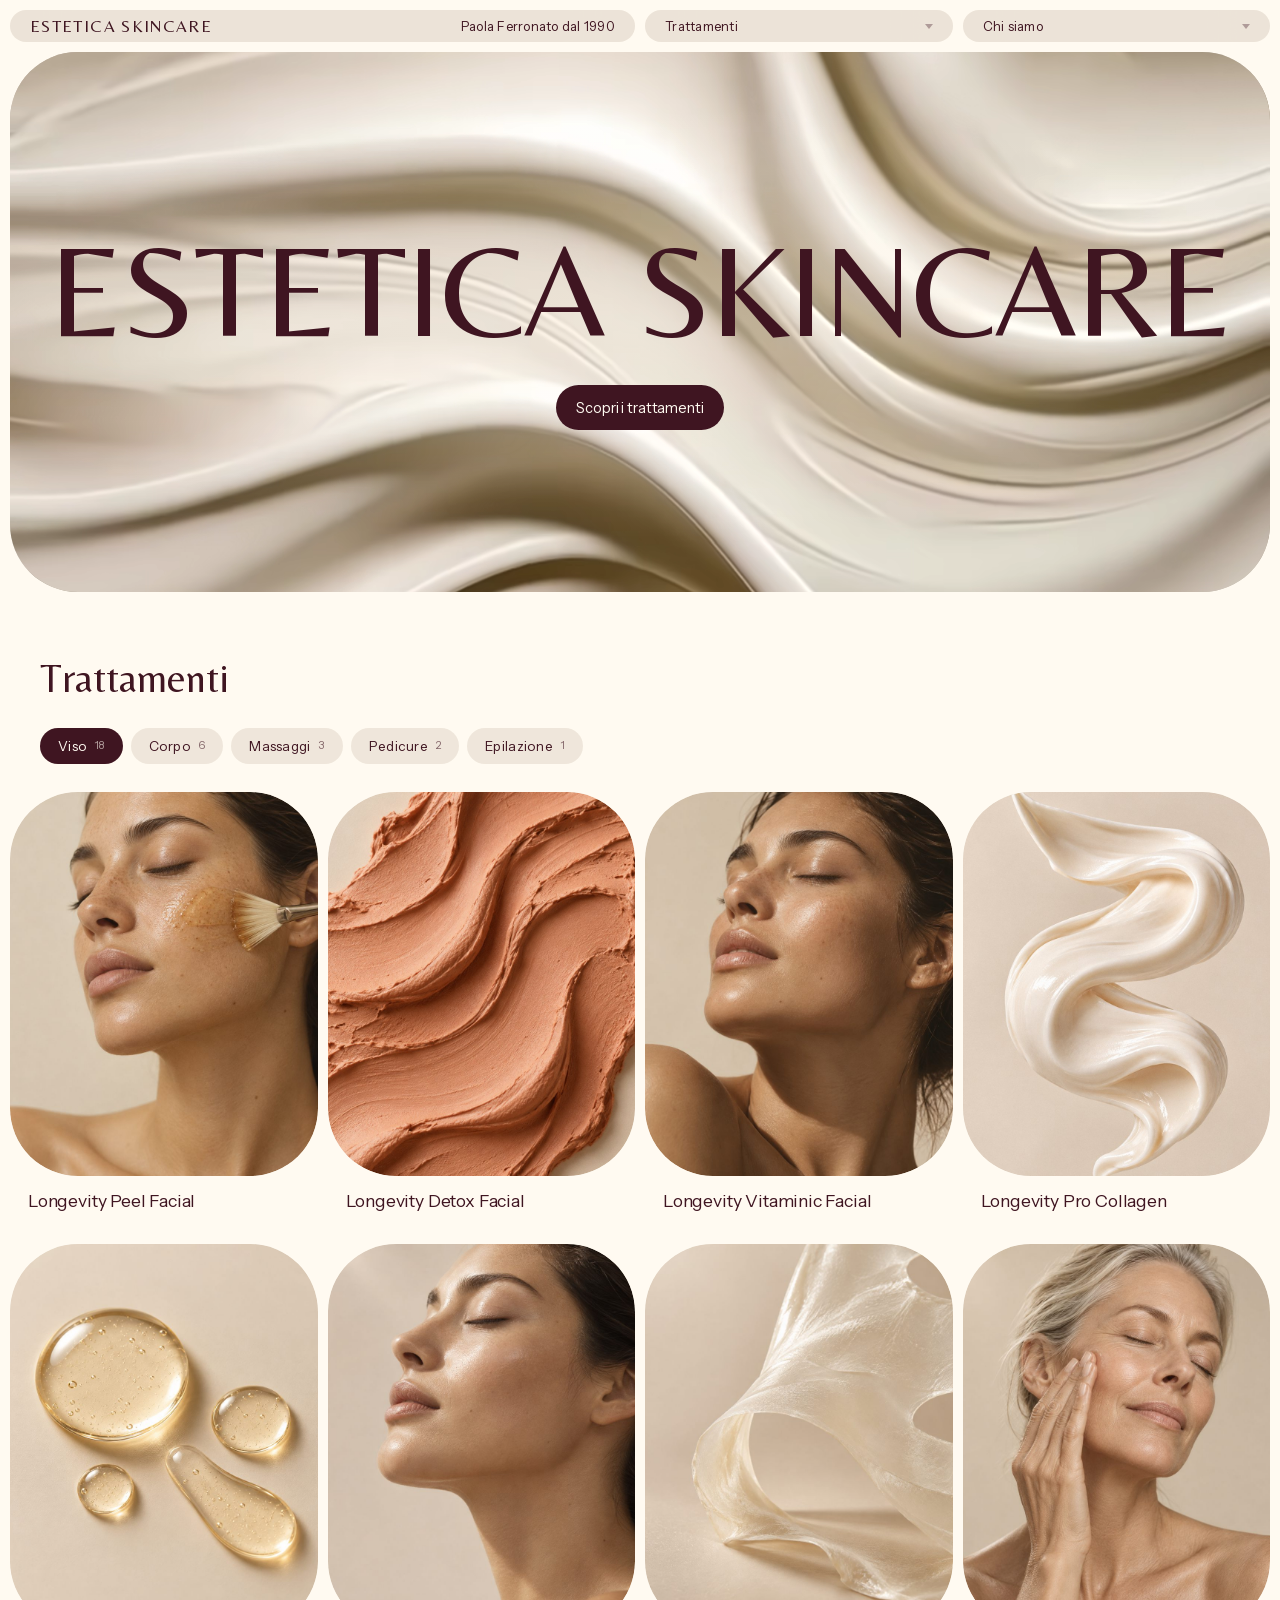
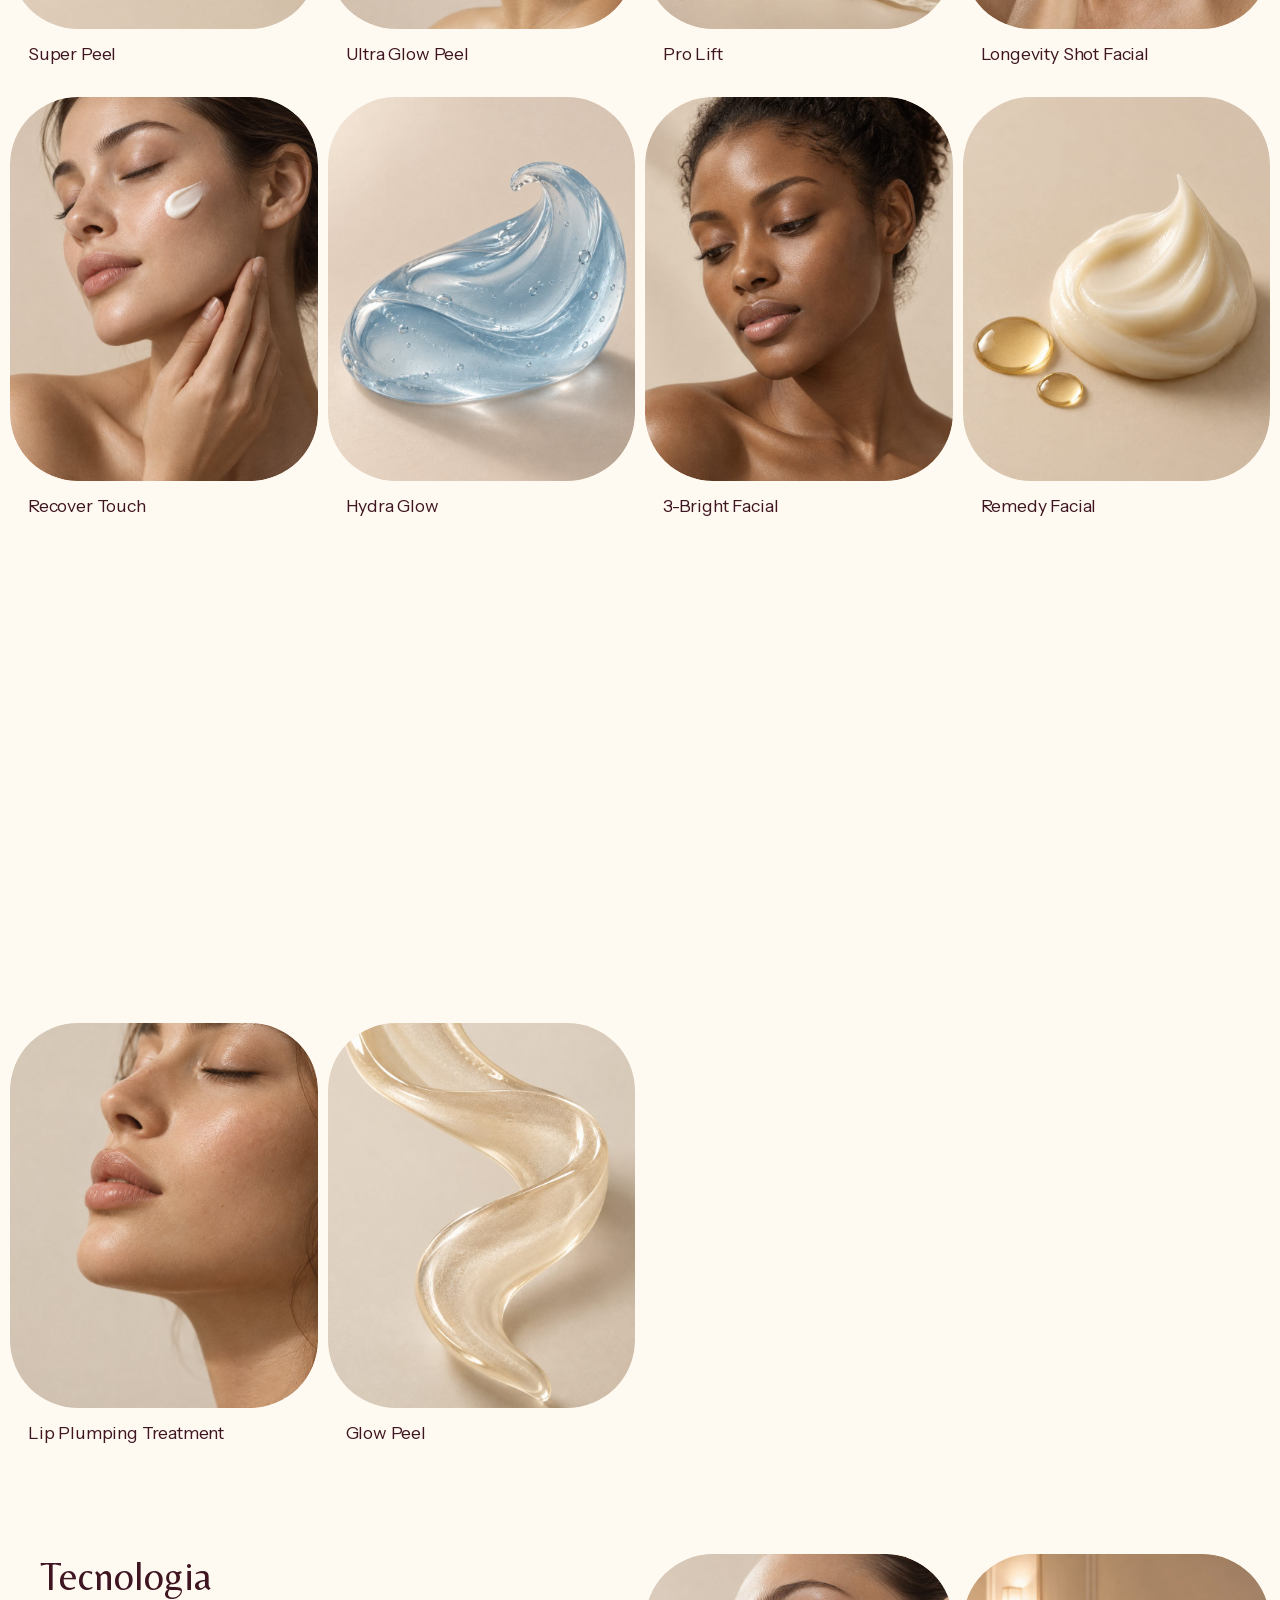
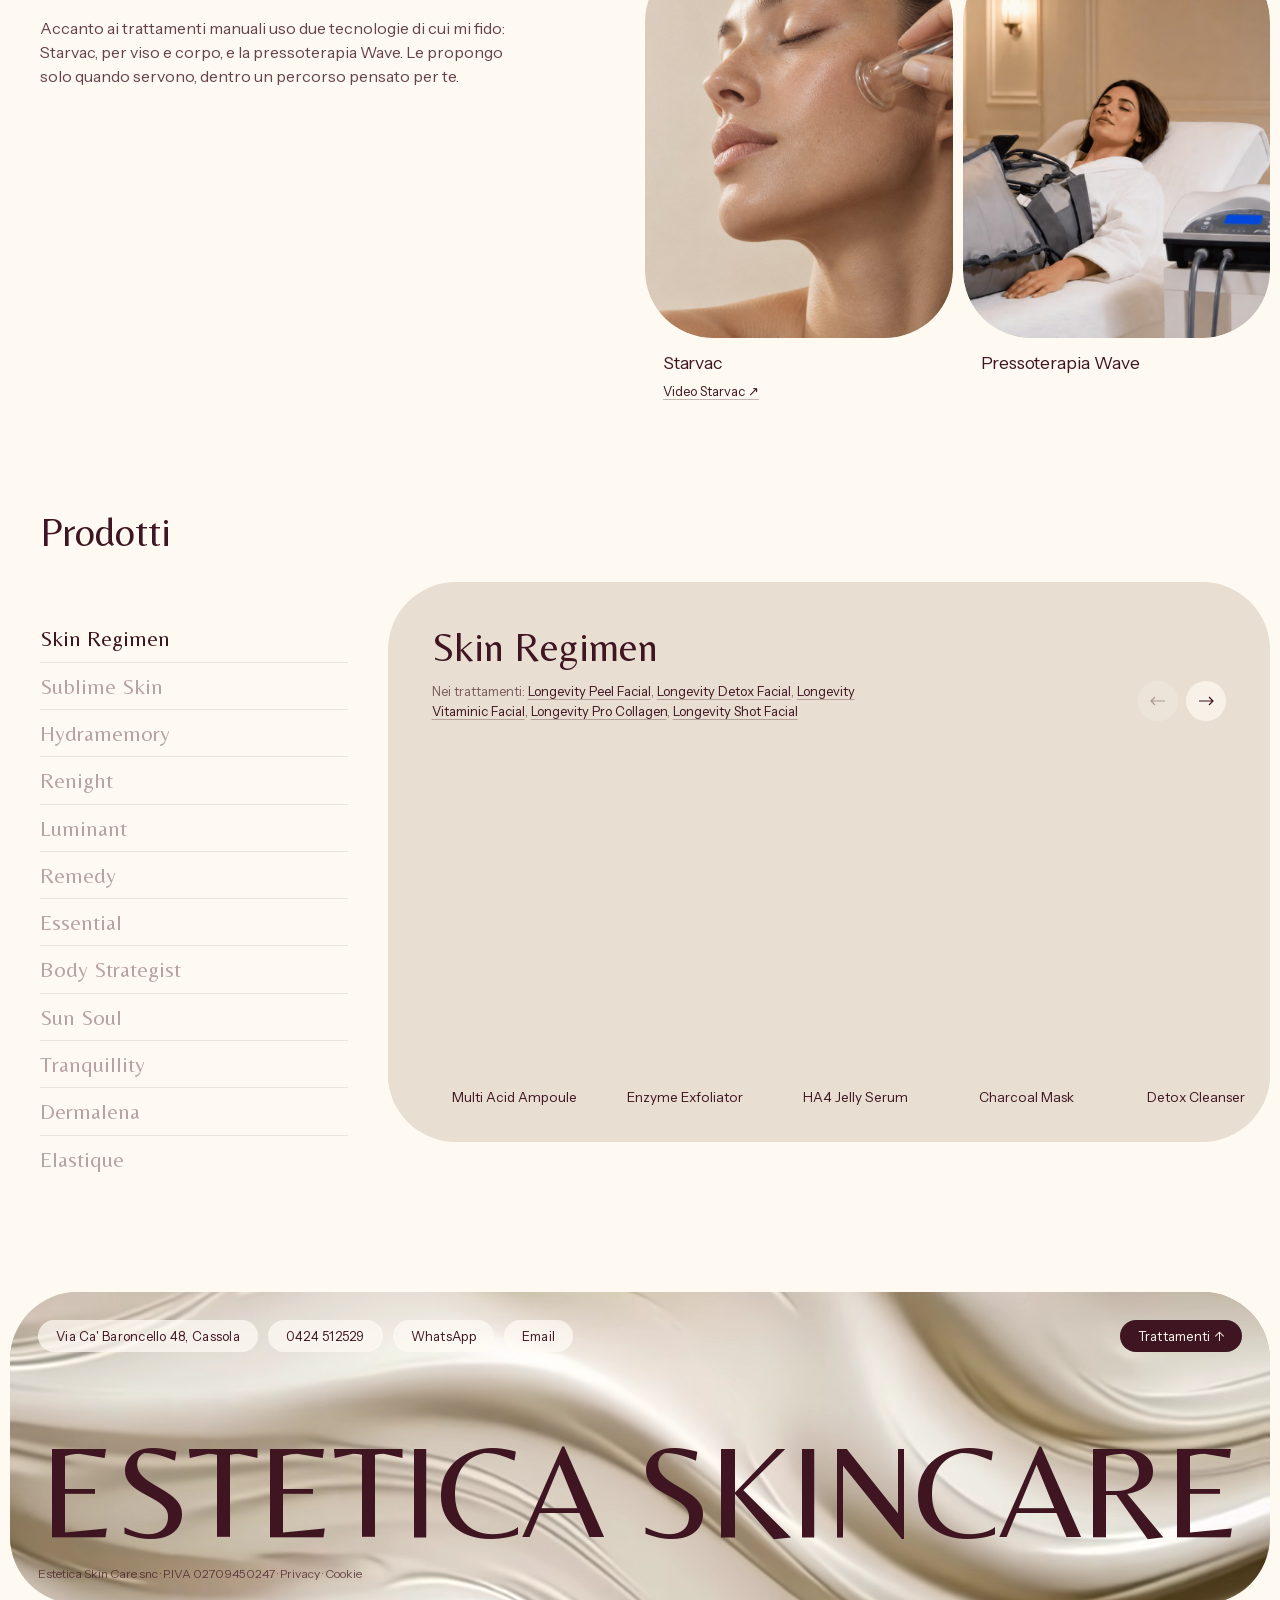
<file: index.html>
<!doctype html>
<html lang="it">
<head>
  <meta charset="utf-8">
  <meta name="viewport" content="width=device-width, initial-scale=1">
  <title>Estetica Skincare | San Giuseppe di Cassola (VI)</title>
  <meta name="description" content="Estetica Skin Care, dal 1990 a San Giuseppe di Cassola (VI): Paola Ferronato e i suoi trattamenti viso e corpo Comfort Zone, massaggi, Starvac, pressoterapia, epilazione e pedicure. Si prenota su WhatsApp o al telefono.">
  <meta name="theme-color" content="#3F1521">
  <link rel="icon" href="favicon-32.png" sizes="32x32" type="image/png">
  <link rel="icon" href="favicon.svg" type="image/svg+xml">
  <link rel="apple-touch-icon" href="apple-touch-icon.png">

  <link rel="preload" href="fonts/instrument-sans-latin.woff2" as="font" type="font/woff2" crossorigin>
  <link rel="preload" href="fonts/belleza-latin.woff2" as="font" type="font/woff2" crossorigin>
  <link rel="preload" href="img/crema.jpg?v=2" as="image" fetchpriority="high">
  <link rel="stylesheet" href="styles.css?v=20">
  <script>document.documentElement.classList.add('js')</script>
</head>
<body>

  <!--
    Dati presi da fonti pubbliche (Facebook dello studio, PagineGialle/PagineBianche, registro imprese):
    telefono 0424 512529, WhatsApp 348 1515097, Via Ca' Baroncello 48, P.IVA 02709450247.
    Trattamenti, durate e descrizioni dal menu Comfort Zone dello studio (settembre 2026).
    Email dello studio: skincareglp@gmail.com.
    DA CONFERMARE CON LA TITOLARE: durata della pedicure.

    Trattamenti, prezzi e prodotti vengono dai file in data/: le parti tra i segni "dati:…" e
    "/dati:…" le scrive scripts/build.mjs, quindi non vanno modificate a mano.
    Paola cambia i trattamenti dal pannello (.pages.yml), GitHub rigenera e pubblica.
  -->

  <!-- BARRA IN ALTO -->
  <div class="topbar">
    <header class="site-header bar">
      <a class="logo" href="#top">Estetica Skincare</a>
      <p class="site-header__owner">Paola Ferronato<span class="site-header__since"> dal 1990</span></p>
    </header>

    <nav class="site-menu" aria-label="Menu">
      <div class="site-menu__item">
        <button class="site-menu__btn bar" type="button" aria-expanded="false" aria-controls="panel-trattamenti">
          <span>Trattamenti</span>
          <svg class="site-menu__icon" viewBox="0 0 8 5" aria-hidden="true"><path d="M0 0h8L4 5z" fill="currentColor"/></svg>
        </button>
        <div class="menu-panel menu-panel--large" id="panel-trattamenti" hidden>
          <div class="menu-cats">
            <!-- dati:menu -->
            <div class="menu-cats__col">
              <section>
                <h2 class="panel-label">Viso</h2>
                <ul>
                  <li><a href="#t-longevity-peel"><span>Longevity Peel Facial</span><span class="menu-cats__time">50 min · 80 €</span></a></li>
                  <li><a href="#t-longevity-detox"><span>Longevity Detox Facial</span><span class="menu-cats__time">50 min · 80 €</span></a></li>
                  <li><a href="#t-longevity-vitaminic"><span>Longevity Vitaminic Facial</span><span class="menu-cats__time">50 min · 80 €</span></a></li>
                  <li><a href="#t-longevity-pro-collagen"><span>Longevity Pro Collagen</span><span class="menu-cats__time">50 min · 90 €</span></a></li>
                  <li><a href="#t-super-peel"><span>Super Peel</span><span class="menu-cats__time">50 min · 80 €</span></a></li>
                  <li><a href="#t-ultra-glow-peel"><span>Ultra Glow Peel</span><span class="menu-cats__time">50 min · 80 €</span></a></li>
                  <li><a href="#t-pro-lift"><span>Pro Lift</span><span class="menu-cats__time">50 min · 90 €</span></a></li>
                  <li><a href="#t-longevity-shot"><span>Longevity Shot Facial</span><span class="menu-cats__time">20 min · 45 €</span></a></li>
                  <li><a href="#t-recover-touch"><span>Recover Touch</span><span class="menu-cats__time">60 min · 60 €</span></a></li>
                  <li><a href="#t-hydra-glow"><span>Hydra Glow</span><span class="menu-cats__time">50 min · 70 €</span></a></li>
                  <li><a href="#t-3-bright-facial"><span>3-Bright Facial</span><span class="menu-cats__time">50 min · 75 €</span></a></li>
                  <li><a href="#t-remedy-facial"><span>Remedy Facial</span><span class="menu-cats__time">50 min · 70 €</span></a></li>
                  <li><a href="#t-pulizia-viso"><span>Pulizia del viso</span><span class="menu-cats__time">90 min · 60 €</span></a></li>
                  <li><a href="#t-pulizia-microsonic"><span>Pulizia viso con Microsonic Facial Device</span><span class="menu-cats__time">50 min · 60 €</span></a></li>
                  <li><a href="#t-pantholas-viso"><span>Pantholas Massage Viso</span><span class="menu-cats__time">50 min · 65 €</span></a></li>
                  <li><a href="#t-eye-recovery"><span>Eye Recovery</span><span class="menu-cats__time">10 min · 15 €</span></a></li>
                  <li><a href="#t-lip-plumping"><span>Lip Plumping Treatment</span><span class="menu-cats__time">15 min · 15 €</span></a></li>
                  <li><a href="#t-glow-peel"><span>Glow Peel</span><span class="menu-cats__time">15 min · 15 €</span></a></li>
                </ul>
              </section>
            </div>
            <div class="menu-cats__col">
              <section>
                <h2 class="panel-label">Corpo</h2>
                <ul>
                  <li><a href="#t-body-scrub"><span>Body Scrub</span><span class="menu-cats__time">40 min · 55 €</span></a></li>
                  <li><a href="#t-double-peel-body"><span>Double Peel Body</span><span class="menu-cats__time">50 min · 70 €</span></a></li>
                  <li><a href="#t-detox-and-drain"><span>Detox &amp; Drain</span><span class="menu-cats__time">50 min · 70 €</span></a></li>
                  <li><a href="#t-3in1-treatment"><span>3in1 Treatment</span><span class="menu-cats__time">60 min · 70 €</span></a></li>
                  <li><a href="#t-thermal-mud"><span>Thermal Mud</span><span class="menu-cats__time">50 min · 70 €</span></a></li>
                  <li><a href="#t-active-toning"><span>Active Toning</span><span class="menu-cats__time">50 min · 80 €</span></a></li>
                </ul>
              </section>
              <section>
                <h2 class="panel-label">Massaggi</h2>
                <ul>
                  <li><a href="#t-bamboo-massage"><span>Bamboo Massage</span><span class="menu-cats__time">45 o 50 min · da 65 €</span></a></li>
                  <li><a href="#t-hot-stone-massage"><span>Hot Stone Massage</span><span class="menu-cats__time">50 min · 80 €</span></a></li>
                  <li><a href="#t-pantholas-corpo"><span>Pantholas Massage Corpo</span><span class="menu-cats__time">50 min · 80 €</span></a></li>
                </ul>
              </section>
            </div>
            <div class="menu-cats__col">
              <section>
                <h2 class="panel-label">Pedicure</h2>
                <ul>
                  <li><a href="#t-pedicure"><span>Pedicure</span><span class="menu-cats__time">da 40 €</span></a></li>
                  <li><a href="#t-rituale-della-terra"><span>Rituale della Terra</span><span class="menu-cats__time">25 min · 35 €</span></a></li>
                </ul>
              </section>
              <section>
                <h2 class="panel-label">Epilazione</h2>
                <ul>
                  <li><a href="#t-epilazione-elastique"><span>Epilazione Elastique</span><span class="menu-cats__time">A zona</span></a></li>
                </ul>
              </section>
              <section>
                <h2 class="panel-label">Tecnologia</h2>
                <ul>
                  <li><a href="#t-starvac"><span>Starvac</span><span class="menu-cats__time">Viso e corpo</span></a></li>
                  <li><a href="#t-pressoterapia-wave"><span>Pressoterapia Wave</span><span class="menu-cats__time">Gambe e corpo · 50 €</span></a></li>
                </ul>
              </section>
            </div>
            <!-- /dati:menu -->
          </div>
          <p class="menu-cats__note">Si prenota su WhatsApp o al telefono. <a href="#prodotti">I prodotti →</a></p>
        </div>
      </div>

      <div class="site-menu__item">
        <button class="site-menu__btn bar" type="button" aria-expanded="false" aria-controls="panel-chi-siamo">
          <span>Chi siamo</span>
          <svg class="site-menu__icon" viewBox="0 0 8 5" aria-hidden="true"><path d="M0 0h8L4 5z" fill="currentColor"/></svg>
        </button>
        <div class="menu-panel" id="panel-chi-siamo" hidden>
          <div class="about">
            <section>
              <h2 class="panel-label">Lo studio</h2>
              <div class="about__text">
                <p>Nel 1990 nasceva Estetica Skin Care di Paola Ferronato. Da allora sono passate le mode, sono cambiate le tecniche, ma una cosa è rimasta uguale: la mia passione per la bellezza e il benessere.</p>
                <figure class="about__quote">
                  <blockquote><p>«Non si ricorderanno cosa hai detto o cosa hai fatto, ma si ricorderanno di come li hai fatti sentire.»</p></blockquote>
                  <figcaption>— Maya Angelou</figcaption>
                </figure>
              </div>
            </section>

            <!-- dove siamo e come contattarci, in un solo elenco -->
            <ul class="about__rows">
              <li><span>Indirizzo</span><span>Via Ca' Baroncello, 48<br>36022 San Giuseppe di Cassola (VI)</span></li>
              <li><span>Mappa</span><a href="https://www.google.com/maps/search/?api=1&amp;query=Estetica%20Skin%20Care%2C%20Via%20Ca%27%20Baroncello%2048%2C%20Cassola%20VI" target="_blank" rel="noopener">Apri in Google Maps</a></li>
              <li><span>Telefono</span><a href="tel:+390424512529">0424 512529</a></li>
              <li><span>WhatsApp</span><a href="https://wa.me/393481515097" target="_blank" rel="noopener">348 1515097</a></li>
              <li><span>Email</span><a href="mailto:skincareglp@gmail.com">skincareglp@gmail.com</a></li>
            </ul>
          </div>
        </div>
      </div>
    </nav>
  </div>

  <main>

    <!-- HERO -->
    <section class="hero" id="top">
      <!-- crema che scorre: un video a 60 fotogrammi al secondo, che il browser decodifica con la
           scheda video ed è il modo più fluido. Se il telefono non lo fa partire da solo (risparmio
           energetico), script.js mette al suo posto la stessa crema come immagine animata (AVIF),
           che gira sempre. Finché non parte si vede il primo fotogramma, lo sfondo del pannello -->
      <div class="bg-cream" aria-hidden="true"><video autoplay muted loop playsinline disablepictureinpicture disableremoteplayback preload="auto"><source src="video/crema-hevc.mp4?v=4" type='video/mp4; codecs="hvc1"'><source src="video/crema.mp4?v=4" type="video/mp4"></video></div>

      <div class="hero__content">
        <!-- le lettere salgono una alla volta dalla linea di base, come il logo nel footer di Vibrolux -->
        <h1 class="hero__wordmark" aria-label="Estetica Skincare"><span class="hero__letters" aria-hidden="true"><span style="--i:0">E</span><span style="--i:1">S</span><span style="--i:2">T</span><span style="--i:3">E</span><span style="--i:4">T</span><span style="--i:5">I</span><span style="--i:6">C</span><span style="--i:7">A</span><span style="--i:8">&nbsp;</span><span style="--i:9">S</span><span style="--i:10">K</span><span style="--i:11">I</span><span style="--i:12">N</span><span style="--i:13">C</span><span style="--i:14">A</span><span style="--i:15">R</span><span style="--i:16">E</span></span></h1>
        <a class="pill pill--wine" href="#trattamenti">Scopri i trattamenti</a>
      </div>
    </section>

    <!-- TRATTAMENTI, divisi per area: in ogni card, .treatment__detail è il testo della scheda che si apre al tocco -->
    <section class="treatments" id="trattamenti" aria-labelledby="treatments-title">
      <div class="treatments__head">
        <h2 id="treatments-title">Trattamenti</h2>
      </div>

      <!-- dati:aree -->
      <div class="tabs" role="tablist" aria-label="Aree di trattamento">
        <button class="tab" type="button" role="tab" id="tab-viso" aria-controls="cat-viso" aria-selected="true">Viso<span class="tab__count">18</span></button>
        <button class="tab" type="button" role="tab" id="tab-corpo" aria-controls="cat-corpo" aria-selected="false">Corpo<span class="tab__count">6</span></button>
        <button class="tab" type="button" role="tab" id="tab-massaggi" aria-controls="cat-massaggi" aria-selected="false">Massaggi<span class="tab__count">3</span></button>
        <button class="tab" type="button" role="tab" id="tab-pedicure" aria-controls="cat-pedicure" aria-selected="false">Pedicure<span class="tab__count">2</span></button>
        <button class="tab" type="button" role="tab" id="tab-epilazione" aria-controls="cat-epilazione" aria-selected="false">Epilazione<span class="tab__count">1</span></button>
      </div>

      <div class="category" id="cat-viso" role="tabpanel" aria-labelledby="tab-viso">
        <h3 class="category__title">Viso</h3>
        <div class="grid">
          <article class="treatment" id="t-longevity-peel" data-area="Viso" data-time="50 min">
            <button class="card" type="button" aria-label="Longevity Peel Facial: scopri il trattamento">
              <span class="card__thumb"><img src="img/trattamenti/longevity-peel.jpg" alt="" width="880" height="1100"></span>
              <span class="card__label"><span class="card__cta">Scopri il trattamento</span><span class="card__name" aria-hidden="true">Longevity Peel Facial</span></span>
            </button>
            <div class="treatment__info">
              <h4 class="treatment__name">Longevity Peel Facial</h4>
            </div>
            <div class="treatment__detail">
              <p class="treatment__price">80 €</p>
              <p class="treatment__desc">L'antidoto perfetto alla stanchezza moderna, allo stile di vita urbano e ai segni che lascia sul viso. Ideale per rinnovare la pelle e contrastare rughe e mancanza di tono. Caratterizzato dall'efficacia degli Alfa idrossi acidi, dall'Acido Ialuronico Biotecnologico e da una combinazione di Peptidi e Longevity Complex, rivitalizza, tonifica e restituisce un aspetto sano e compatto.</p>
              <p class="treatment__desc">Il 95% del panel ha notato una riduzione della visibilità delle rughe (panel interno professionale, autovalutazione, 20 donne).</p>
              <p class="panel-label">Prodotti usati</p>
              <ul class="product-chips">
                <li class="product-chip"><span class="product-chip__img"><img src="img/prodotti/skin-regimen-multi-acid-ampoule.jpg" alt="" width="450" height="600" loading="lazy"></span><span><span class="product-chip__name">Multi Acid Ampoule</span><span class="product-chip__line">Skin Regimen</span></span></li>
                <li class="product-chip"><span class="product-chip__img"><img src="img/prodotti/skin-regimen-enzyme-exfoliator.jpg" alt="" width="450" height="600" loading="lazy"></span><span><span class="product-chip__name">Enzyme Exfoliator</span><span class="product-chip__line">Skin Regimen</span></span></li>
                <li class="product-chip"><span class="product-chip__img"><img src="img/prodotti/skin-regimen-ha4-jelly-serum.jpg" alt="" width="450" height="600" loading="lazy"></span><span><span class="product-chip__name">HA4 Jelly Serum</span><span class="product-chip__line">Skin Regimen</span></span></li>
              </ul>
              <p class="treatment__book">
                <a class="pill pill--wine" href="https://wa.me/393481515097?text=Ciao%21%20Vorrei%20prenotare%3A%20Longevity%20Peel%20Facial" target="_blank" rel="noopener">Prenota su WhatsApp</a>
                <a class="pill pill--line" href="tel:+390424512529">Chiama 0424 512529</a>
              </p>
            </div>
          </article>
          <article class="treatment" id="t-longevity-detox" data-area="Viso" data-time="50 min">
            <button class="card" type="button" aria-label="Longevity Detox Facial: scopri il trattamento">
              <span class="card__thumb"><img src="img/trattamenti/longevity-detox.jpg" alt="" width="880" height="1100"></span>
              <span class="card__label"><span class="card__cta">Scopri il trattamento</span><span class="card__name" aria-hidden="true">Longevity Detox Facial</span></span>
            </button>
            <div class="treatment__info">
              <h4 class="treatment__name">Longevity Detox Facial</h4>
            </div>
            <div class="treatment__detail">
              <p class="treatment__price">80 €</p>
              <p class="treatment__desc">L'antidoto perfetto per detossinare la pelle da inquinamento e impurità e contrastare i primi segni del tempo. L'efficacia della maschera Detox Peel-Off con Clorella e Carbone Vegetale viene potenziata dal Longevity Complex, dall'Acido Ialuronico e dalla sinergia di tecniche di massaggio specifiche, per un immediato effetto detossinante, rassodante e antigravità.</p>
              <p class="treatment__desc">Il 95% trova la pelle purificata e detossinata (panel interno professionale, autovalutazione, 20 persone).</p>
              <p class="panel-label">Prodotti usati</p>
              <ul class="product-chips">
                <li class="product-chip"><span class="product-chip__img"><img src="img/prodotti/skin-regimen-detox-cleanser.jpg" alt="" width="450" height="600" loading="lazy"></span><span><span class="product-chip__name">Detox Cleanser</span><span class="product-chip__line">Skin Regimen</span></span></li>
                <li class="product-chip"><span class="product-chip__img"><img src="img/prodotti/skin-regimen-charcoal-mask.jpg" alt="" width="450" height="600" loading="lazy"></span><span><span class="product-chip__name">Charcoal Mask</span><span class="product-chip__line">Skin Regimen</span></span></li>
                <li class="product-chip"><span class="product-chip__img"><img src="img/prodotti/skin-regimen-microalgae-essence.jpg" alt="" width="450" height="600" loading="lazy"></span><span><span class="product-chip__name">Microalgae Essence</span><span class="product-chip__line">Skin Regimen</span></span></li>
              </ul>
              <p class="treatment__book">
                <a class="pill pill--wine" href="https://wa.me/393481515097?text=Ciao%21%20Vorrei%20prenotare%3A%20Longevity%20Detox%20Facial" target="_blank" rel="noopener">Prenota su WhatsApp</a>
                <a class="pill pill--line" href="tel:+390424512529">Chiama 0424 512529</a>
              </p>
            </div>
          </article>
          <article class="treatment" id="t-longevity-vitaminic" data-area="Viso" data-time="50 min">
            <button class="card" type="button" aria-label="Longevity Vitaminic Facial: scopri il trattamento">
              <span class="card__thumb"><img src="img/trattamenti/longevity-vitaminic.jpg" alt="" width="880" height="1100"></span>
              <span class="card__label"><span class="card__cta">Scopri il trattamento</span><span class="card__name" aria-hidden="true">Longevity Vitaminic Facial</span></span>
            </button>
            <div class="treatment__info">
              <h4 class="treatment__name">Longevity Vitaminic Facial</h4>
            </div>
            <div class="treatment__detail">
              <p class="treatment__price">80 €</p>
              <p class="treatment__desc">Una proposta ideale per pelli spente, grigie, con pigmentazione irregolare e primi segni del tempo. Grazie a una profonda pulizia della pelle, ad un'innovativa maschera illuminante professionale con Longevity Complex, Argilla rosa e un alto dosaggio di Vitamina C (10%), il viso ritrova un aspetto sano, tono e lucentezza. Specifiche tecniche di skin stretching e massaggio per un effetto ridensificante e antigravity immediato.</p>
              <p class="treatment__desc">Il 100% del panel riscontra una pelle rivitalizzata: più luminosa, più levigata e idratata (panel interno professionale, autovalutazione, 20 persone).</p>
              <p class="panel-label">Prodotti usati</p>
              <ul class="product-chips">
                <li class="product-chip"><span class="product-chip__img"><img src="img/prodotti/skin-regimen-vitamin-c-serum.jpg" alt="" width="450" height="600" loading="lazy"></span><span><span class="product-chip__name">Vitamin C Serum</span><span class="product-chip__line">Skin Regimen</span></span></li>
                <li class="product-chip"><span class="product-chip__img"><img src="img/prodotti/skin-regimen-pink-kaolin-mask.jpg" alt="" width="450" height="600" loading="lazy"></span><span><span class="product-chip__name">Pink Kaolin Mask</span><span class="product-chip__line">Skin Regimen</span></span></li>
              </ul>
              <p class="treatment__book">
                <a class="pill pill--wine" href="https://wa.me/393481515097?text=Ciao%21%20Vorrei%20prenotare%3A%20Longevity%20Vitaminic%20Facial" target="_blank" rel="noopener">Prenota su WhatsApp</a>
                <a class="pill pill--line" href="tel:+390424512529">Chiama 0424 512529</a>
              </p>
            </div>
          </article>
          <article class="treatment" id="t-longevity-pro-collagen" data-area="Viso" data-time="50 min">
            <button class="card" type="button" aria-label="Longevity Pro Collagen: scopri il trattamento">
              <span class="card__thumb"><img src="img/trattamenti/longevity-pro-collagen.jpg" alt="" width="880" height="1100"></span>
              <span class="card__label"><span class="card__cta">Scopri il trattamento</span><span class="card__name" aria-hidden="true">Longevity Pro Collagen</span></span>
            </button>
            <div class="treatment__info">
              <h4 class="treatment__name">Longevity Pro Collagen</h4>
            </div>
            <div class="treatment__detail">
              <p class="treatment__price">90 €</p>
              <p class="treatment__desc">Studiato per migliorare il tono e la compattezza della pelle, questo trattamento è la soluzione ideale per aumentare elasticità e idratazione, riducendo visibilmente le rughe e combattendo i segni del rilassamento cutaneo. Il trattamento prevede l'utilizzo dell'avanzata tecnica di massaggio Rolling Roulage LX, abbinata a una nuova maschera asciutta professionale arricchita con potenti ingredienti che idratano in profondità e rendono la pelle più liscia e compatta.</p>
              <p class="treatment__desc">Il 100% del panel conferma un effetto rassodante sul viso (panel professionale interno, autovalutazione, 25 persone).</p>
              <p class="panel-label">Prodotti usati</p>
              <ul class="product-chips">
                <li class="product-chip"><span class="product-chip__img"><img src="img/prodotti/skin-regimen-collagen-serum.jpg" alt="" width="450" height="600" loading="lazy"></span><span><span class="product-chip__name">Collagen Serum</span><span class="product-chip__line">Skin Regimen</span></span></li>
                <li class="product-chip"><span class="product-chip__img"><img src="img/prodotti/skin-regimen-tripeptide-gel.jpg" alt="" width="450" height="600" loading="lazy"></span><span><span class="product-chip__name">Tripeptide Gel</span><span class="product-chip__line">Skin Regimen</span></span></li>
                <li class="product-chip"><span class="product-chip__img"><img src="img/prodotti/skin-regimen-polypeptide-rich-cream.jpg" alt="" width="450" height="600" loading="lazy"></span><span><span class="product-chip__name">Polypeptide Rich Cream</span><span class="product-chip__line">Skin Regimen</span></span></li>
              </ul>
              <p class="treatment__book">
                <a class="pill pill--wine" href="https://wa.me/393481515097?text=Ciao%21%20Vorrei%20prenotare%3A%20Longevity%20Pro%20Collagen" target="_blank" rel="noopener">Prenota su WhatsApp</a>
                <a class="pill pill--line" href="tel:+390424512529">Chiama 0424 512529</a>
              </p>
            </div>
          </article>
          <article class="treatment" id="t-super-peel" data-area="Viso" data-time="50 min">
            <button class="card" type="button" aria-label="Super Peel: scopri il trattamento">
              <span class="card__thumb"><img src="img/trattamenti/super-peel.jpg" alt="" width="880" height="1100" loading="lazy"></span>
              <span class="card__label"><span class="card__cta">Scopri il trattamento</span><span class="card__name" aria-hidden="true">Super Peel</span></span>
            </button>
            <div class="treatment__info">
              <h4 class="treatment__name">Super Peel</h4>
            </div>
            <div class="treatment__detail">
              <p class="treatment__price">80 €</p>
              <p class="treatment__desc">Doppio peeling intensivo adatto a diversi tipi di pelle, dalle più sensibili alle più resistenti con Alfa e Poliidrossiacidi. Riduce visibilmente le linee di espressione e le rughe, lasciando la pelle incredibilmente levigata. Ideale per il ringiovanimento della pelle matura.</p>
              <p class="treatment__desc">Il 100% trova la pelle più liscia (autovalutazione dopo 1 trattamento, 20 persone).</p>
              <p class="panel-label">Prodotti usati</p>
              <ul class="product-chips">
                <li class="product-chip"><span class="product-chip__img"><img src="img/prodotti/sublime-peel-pads.jpg" alt="" width="450" height="600" loading="lazy"></span><span><span class="product-chip__name">Peel Pads</span><span class="product-chip__line">Sublime Skin</span></span></li>
                <li class="product-chip"><span class="product-chip__img"><img src="img/prodotti/sublime-intensive-serum.jpg" alt="" width="450" height="600" loading="lazy"></span><span><span class="product-chip__name">Intensive Serum</span><span class="product-chip__line">Sublime Skin</span></span></li>
                <li class="product-chip"><span class="product-chip__img"><img src="img/prodotti/sublime-cream.jpg" alt="" width="450" height="600" loading="lazy"></span><span><span class="product-chip__name">Cream</span><span class="product-chip__line">Sublime Skin</span></span></li>
              </ul>
              <p class="treatment__book">
                <a class="pill pill--wine" href="https://wa.me/393481515097?text=Ciao%21%20Vorrei%20prenotare%3A%20Super%20Peel" target="_blank" rel="noopener">Prenota su WhatsApp</a>
                <a class="pill pill--line" href="tel:+390424512529">Chiama 0424 512529</a>
              </p>
            </div>
          </article>
          <article class="treatment" id="t-ultra-glow-peel" data-area="Viso" data-time="50 min">
            <button class="card" type="button" aria-label="Ultra Glow Peel: scopri il trattamento">
              <span class="card__thumb"><img src="img/trattamenti/ultra-glow-peel.jpg" alt="" width="880" height="1100" loading="lazy"></span>
              <span class="card__label"><span class="card__cta">Scopri il trattamento</span><span class="card__name" aria-hidden="true">Ultra Glow Peel</span></span>
            </button>
            <div class="treatment__info">
              <h4 class="treatment__name">Ultra Glow Peel</h4>
            </div>
            <div class="treatment__detail">
              <p class="treatment__price">80 €</p>
              <p class="treatment__desc">Peeling intensivo per favorire un incarnato uniforme e radioso, donando luminosità in presenza di tono spento e macchie scure. L'attività di rinnovamento profondo assicura un immediato turnover cellulare per un'intensa azione illuminante. Ideale nei cambi di stagione.</p>
              <p class="treatment__desc">Il 100% trova la pelle più luminosa (autovalutazione dopo 1 trattamento, 20 persone).</p>
              <p class="panel-label">Prodotti usati</p>
              <ul class="product-chips">
                <li class="product-chip"><span class="product-chip__img"><img src="img/prodotti/sublime-peel-pads.jpg" alt="" width="450" height="600" loading="lazy"></span><span><span class="product-chip__name">Peel Pads</span><span class="product-chip__line">Sublime Skin</span></span></li>
                <li class="product-chip"><span class="product-chip__img"><img src="img/prodotti/sublime-glow-drops.jpg" alt="" width="450" height="600" loading="lazy"></span><span><span class="product-chip__name">Precious Glow Drops</span><span class="product-chip__line">Sublime Skin</span></span></li>
              </ul>
              <p class="treatment__book">
                <a class="pill pill--wine" href="https://wa.me/393481515097?text=Ciao%21%20Vorrei%20prenotare%3A%20Ultra%20Glow%20Peel" target="_blank" rel="noopener">Prenota su WhatsApp</a>
                <a class="pill pill--line" href="tel:+390424512529">Chiama 0424 512529</a>
              </p>
            </div>
          </article>
          <article class="treatment" id="t-pro-lift" data-area="Viso" data-time="50 min">
            <button class="card" type="button" aria-label="Pro Lift: scopri il trattamento">
              <span class="card__thumb"><img src="img/trattamenti/pro-lift.jpg" alt="" width="880" height="1100" loading="lazy"></span>
              <span class="card__label"><span class="card__cta">Scopri il trattamento</span><span class="card__name" aria-hidden="true">Pro Lift</span></span>
            </button>
            <div class="treatment__info">
              <h4 class="treatment__name">Pro Lift</h4>
            </div>
            <div class="treatment__detail">
              <p class="treatment__price">90 €</p>
              <p class="treatment__desc">Effetto lifting e filler naturale, grazie ad una maschera peel-off e al massaggio Kobido. Restituisce pienezza e ridefinisce i volumi del viso.</p>
              <p class="treatment__desc">Il 100% trova la pelle più compatta (autovalutazione dopo 1 trattamento, 20 persone).</p>
              <p class="panel-label">Prodotti usati</p>
              <ul class="product-chips">
                <li class="product-chip"><span class="product-chip__img"><img src="img/prodotti/sublime-lift-mask.jpg" alt="" width="450" height="600" loading="lazy"></span><span><span class="product-chip__name">Lift Mask</span><span class="product-chip__line">Sublime Skin</span></span></li>
                <li class="product-chip"><span class="product-chip__img"><img src="img/prodotti/sublime-lift-firm-ampoule.jpg" alt="" width="450" height="600" loading="lazy"></span><span><span class="product-chip__name">Lift &amp; Firm Ampoule</span><span class="product-chip__line">Sublime Skin</span></span></li>
                <li class="product-chip"><span class="product-chip__img"><img src="img/prodotti/sublime-cream.jpg" alt="" width="450" height="600" loading="lazy"></span><span><span class="product-chip__name">Cream</span><span class="product-chip__line">Sublime Skin</span></span></li>
              </ul>
              <p class="treatment__book">
                <a class="pill pill--wine" href="https://wa.me/393481515097?text=Ciao%21%20Vorrei%20prenotare%3A%20Pro%20Lift" target="_blank" rel="noopener">Prenota su WhatsApp</a>
                <a class="pill pill--line" href="tel:+390424512529">Chiama 0424 512529</a>
              </p>
            </div>
          </article>
          <article class="treatment" id="t-longevity-shot" data-area="Viso" data-time="20 min">
            <button class="card" type="button" aria-label="Longevity Shot Facial: scopri il trattamento">
              <span class="card__thumb"><img src="img/trattamenti/longevity-shot.jpg" alt="" width="880" height="1100" loading="lazy"></span>
              <span class="card__label"><span class="card__cta">Scopri il trattamento</span><span class="card__name" aria-hidden="true">Longevity Shot Facial</span></span>
            </button>
            <div class="treatment__info">
              <h4 class="treatment__name">Longevity Shot Facial</h4>
            </div>
            <div class="treatment__detail">
              <p class="treatment__price">45 €</p>
              <p class="treatment__desc">Trattamento viso intensivo di 20 minuti per ottenere immediatamente luminosità ed effetto rimpolpante grazie alla combinazione della Multi Acid Ampoule e del Double Jade Roller.</p>
              <p class="panel-label">Prodotti usati</p>
              <ul class="product-chips">
                <li class="product-chip"><span class="product-chip__img"><img src="img/prodotti/skin-regimen-multi-acid-ampoule.jpg" alt="" width="450" height="600" loading="lazy"></span><span><span class="product-chip__name">Multi Acid Ampoule</span><span class="product-chip__line">Skin Regimen</span></span></li>
              </ul>
              <p class="treatment__book">
                <a class="pill pill--wine" href="https://wa.me/393481515097?text=Ciao%21%20Vorrei%20prenotare%3A%20Longevity%20Shot%20Facial" target="_blank" rel="noopener">Prenota su WhatsApp</a>
                <a class="pill pill--line" href="tel:+390424512529">Chiama 0424 512529</a>
              </p>
            </div>
          </article>
          <article class="treatment" id="t-recover-touch" data-area="Viso" data-time="60 min">
            <button class="card" type="button" aria-label="Recover Touch: scopri il trattamento">
              <span class="card__thumb"><img src="img/trattamenti/recover-touch.jpg" alt="" width="880" height="1100" loading="lazy"></span>
              <span class="card__label"><span class="card__cta">Scopri il trattamento</span><span class="card__name" aria-hidden="true">Recover Touch</span></span>
            </button>
            <div class="treatment__info">
              <h4 class="treatment__name">Recover Touch</h4>
            </div>
            <div class="treatment__detail">
              <p class="treatment__price">60 €</p>
              <p class="treatment__desc">Trattamento viso nutriente e antiossidante con effetti immediati sui danni dell'esposizione al sole, dell'inquinamento e dell'invecchiamento. Con Bacche di Goji e Olio di Macadamia, nutre e ripristina la barriera in profondità, lasciando la pelle liscia e ringiovanita. Efficacia clinicamente testata.</p>
              <p class="panel-label">Prodotti usati</p>
              <ul class="product-chips">
                <li class="product-chip"><span class="product-chip__img"><img src="img/prodotti/renight-oil.jpg" alt="" width="450" height="600" loading="lazy"></span><span><span class="product-chip__name">Oil</span><span class="product-chip__line">Renight</span></span></li>
                <li class="product-chip"><span class="product-chip__img"><img src="img/prodotti/renight-mask.jpg" alt="" width="450" height="600" loading="lazy"></span><span><span class="product-chip__name">Mask</span><span class="product-chip__line">Renight</span></span></li>
                <li class="product-chip"><span class="product-chip__img"><img src="img/prodotti/renight-cream.jpg" alt="" width="450" height="600" loading="lazy"></span><span><span class="product-chip__name">Cream</span><span class="product-chip__line">Renight</span></span></li>
              </ul>
              <p class="treatment__book">
                <a class="pill pill--wine" href="https://wa.me/393481515097?text=Ciao%21%20Vorrei%20prenotare%3A%20Recover%20Touch" target="_blank" rel="noopener">Prenota su WhatsApp</a>
                <a class="pill pill--line" href="tel:+390424512529">Chiama 0424 512529</a>
              </p>
            </div>
          </article>
          <article class="treatment" id="t-hydra-glow" data-area="Viso" data-time="50 min">
            <button class="card" type="button" aria-label="Hydra Glow: scopri il trattamento">
              <span class="card__thumb"><img src="img/trattamenti/hydra-glow.jpg" alt="" width="880" height="1100" loading="lazy"></span>
              <span class="card__label"><span class="card__cta">Scopri il trattamento</span><span class="card__name" aria-hidden="true">Hydra Glow</span></span>
            </button>
            <div class="treatment__info">
              <h4 class="treatment__name">Hydra Glow</h4>
            </div>
            <div class="treatment__detail">
              <p class="treatment__price">70 €</p>
              <p class="treatment__desc">Trattamento rivitalizzante e dinamico che dona una luminosità immediata, un'idratazione profonda e una rinnovata vitalità. L'efficacia di Acido Lattico, Acido Ialuronico ed estratto di Fico d'India da agricoltura biologica rigenerativa è intensificata dall'utilizzo di ice spoons per veicolare i benefici tonificanti del freddo.</p>
              <p class="treatment__desc">+24% di idratazione dopo un trattamento viso (valutazione strumentale, 20 persone, 1 trattamento).</p>
              <p class="panel-label">Prodotti usati</p>
              <ul class="product-chips">
                <li class="product-chip"><span class="product-chip__img"><img src="img/prodotti/hydramemory-water-source-serum.jpg" alt="" width="450" height="600" loading="lazy"></span><span><span class="product-chip__name">Water Source Serum</span><span class="product-chip__line">Hydramemory</span></span></li>
                <li class="product-chip"><span class="product-chip__img"><img src="img/prodotti/hydramemory-plump-mask.jpg" alt="" width="450" height="600" loading="lazy"></span><span><span class="product-chip__name">Plump Mask</span><span class="product-chip__line">Hydramemory</span></span></li>
                <li class="product-chip"><span class="product-chip__img"><img src="img/prodotti/hydramemory-hybrid-glow.jpg" alt="" width="450" height="600" loading="lazy"></span><span><span class="product-chip__name">Hybrid Glow</span><span class="product-chip__line">Hydramemory</span></span></li>
              </ul>
              <p class="treatment__book">
                <a class="pill pill--wine" href="https://wa.me/393481515097?text=Ciao%21%20Vorrei%20prenotare%3A%20Hydra%20Glow" target="_blank" rel="noopener">Prenota su WhatsApp</a>
                <a class="pill pill--line" href="tel:+390424512529">Chiama 0424 512529</a>
              </p>
            </div>
          </article>
          <article class="treatment" id="t-3-bright-facial" data-area="Viso" data-time="50 min">
            <button class="card" type="button" aria-label="3-Bright Facial: scopri il trattamento">
              <span class="card__thumb"><img src="img/trattamenti/3-bright-facial.jpg" alt="" width="880" height="1100" loading="lazy"></span>
              <span class="card__label"><span class="card__cta">Scopri il trattamento</span><span class="card__name" aria-hidden="true">3-Bright Facial</span></span>
            </button>
            <div class="treatment__info">
              <h4 class="treatment__name">3-Bright Facial</h4>
            </div>
            <div class="treatment__detail">
              <p class="treatment__price">75 €</p>
              <p class="treatment__desc">Un trattamento ad azione intensiva e trivalente per la correzione di macchie scure, iperpigmentazione e tono della pelle non uniforme, secondo l'approccio 3-Bright Technology™ ispirato dalla scienza dermatologica: correzione, luminosità e prevenzione. Consigliato a chi desidera un'efficacia duratura contro iperpigmentazione o melasma. Efficacia testata su diverse tonalità di pelle, anche durante la gravidanza.</p>
              <p class="treatment__desc">Il 100% delle donne mostra un miglioramento della texture della pelle e una pelle più luminosa (valutazione clinica del dermatologo).</p>
              <p class="panel-label">Prodotti usati</p>
              <ul class="product-chips">
                <li class="product-chip"><span class="product-chip__img"><img src="img/prodotti/luminant-serum.jpg" alt="" width="450" height="600" loading="lazy"></span><span><span class="product-chip__name">Serum</span><span class="product-chip__line">Luminant</span></span></li>
                <li class="product-chip"><span class="product-chip__img"><img src="img/prodotti/luminant-cream.jpg" alt="" width="450" height="600" loading="lazy"></span><span><span class="product-chip__name">Cream</span><span class="product-chip__line">Luminant</span></span></li>
                <li class="product-chip"><span class="product-chip__img"><img src="img/prodotti/luminant-defense.jpg" alt="" width="450" height="600" loading="lazy"></span><span><span class="product-chip__name">Defense</span><span class="product-chip__line">Luminant</span></span></li>
              </ul>
              <p class="treatment__book">
                <a class="pill pill--wine" href="https://wa.me/393481515097?text=Ciao%21%20Vorrei%20prenotare%3A%203-Bright%20Facial" target="_blank" rel="noopener">Prenota su WhatsApp</a>
                <a class="pill pill--line" href="tel:+390424512529">Chiama 0424 512529</a>
              </p>
            </div>
          </article>
          <article class="treatment" id="t-remedy-facial" data-area="Viso" data-time="50 min">
            <button class="card" type="button" aria-label="Remedy Facial: scopri il trattamento">
              <span class="card__thumb"><img src="img/trattamenti/remedy-facial.jpg" alt="" width="880" height="1100" loading="lazy"></span>
              <span class="card__label"><span class="card__cta">Scopri il trattamento</span><span class="card__name" aria-hidden="true">Remedy Facial</span></span>
            </button>
            <div class="treatment__info">
              <h4 class="treatment__name">Remedy Facial</h4>
            </div>
            <div class="treatment__detail">
              <p class="treatment__price">70 €</p>
              <p class="treatment__desc">Una soluzione avanzata e rinforzante per la pelle sensibile e delicata, arricchita con Prebiotici derivati dalla barbabietola da zucchero per migliorare la resilienza della pelle e Olio di Marula. Questo trattamento lenisce le irritazioni e rafforza le difese naturali della pelle.</p>
              <p class="panel-label">Prodotti usati</p>
              <ul class="product-chips">
                <li class="product-chip"><span class="product-chip__img"><img src="img/prodotti/remedy-toner.jpg" alt="" width="450" height="600" loading="lazy"></span><span><span class="product-chip__name">Toner</span><span class="product-chip__line">Remedy</span></span></li>
                <li class="product-chip"><span class="product-chip__img"><img src="img/prodotti/remedy-serum.jpg" alt="" width="450" height="600" loading="lazy"></span><span><span class="product-chip__name">Serum</span><span class="product-chip__line">Remedy</span></span></li>
                <li class="product-chip"><span class="product-chip__img"><img src="img/prodotti/remedy-cream.jpg" alt="" width="450" height="600" loading="lazy"></span><span><span class="product-chip__name">Cream</span><span class="product-chip__line">Remedy</span></span></li>
              </ul>
              <p class="treatment__book">
                <a class="pill pill--wine" href="https://wa.me/393481515097?text=Ciao%21%20Vorrei%20prenotare%3A%20Remedy%20Facial" target="_blank" rel="noopener">Prenota su WhatsApp</a>
                <a class="pill pill--line" href="tel:+390424512529">Chiama 0424 512529</a>
              </p>
            </div>
          </article>
          <article class="treatment" id="t-pulizia-viso" data-area="Viso" data-time="90 min">
            <button class="card" type="button" aria-label="Pulizia del viso: scopri il trattamento">
              <span class="card__thumb"><img src="img/trattamenti/pulizia-viso.jpg" alt="" width="880" height="1100" loading="lazy"></span>
              <span class="card__label"><span class="card__cta">Scopri il trattamento</span><span class="card__name" aria-hidden="true">Pulizia del viso</span></span>
            </button>
            <div class="treatment__info">
              <h4 class="treatment__name">Pulizia del viso</h4>
            </div>
            <div class="treatment__detail">
              <p class="treatment__price">60 €</p>
              <p class="treatment__desc">Una pulizia profonda, adatta a ogni tipo di pelle: detersione, esfoliazione delicata ed estrazione di punti neri e impurità, poi una maschera e una crema scelte per la tua pelle. I pori si vedono meno e il viso torna fresco, luminoso e uniforme.</p>
              <p class="treatment__book">
                <a class="pill pill--wine" href="https://wa.me/393481515097?text=Ciao%21%20Vorrei%20prenotare%3A%20Pulizia%20del%20viso" target="_blank" rel="noopener">Prenota su WhatsApp</a>
                <a class="pill pill--line" href="tel:+390424512529">Chiama 0424 512529</a>
              </p>
            </div>
          </article>
          <article class="treatment" id="t-pulizia-microsonic" data-area="Viso" data-time="50 min">
            <button class="card" type="button" aria-label="Pulizia viso con Microsonic Facial Device: scopri il trattamento">
              <span class="card__thumb"><img src="img/trattamenti/pulizia-microsonic.jpg" alt="" width="880" height="1100" loading="lazy"></span>
              <span class="card__label"><span class="card__cta">Scopri il trattamento</span><span class="card__name" aria-hidden="true">Pulizia viso con Microsonic Facial Device</span></span>
            </button>
            <div class="treatment__info">
              <h4 class="treatment__name">Pulizia viso con Microsonic Facial Device</h4>
            </div>
            <div class="treatment__detail">
              <p class="treatment__price">60 €</p>
              <p class="treatment__desc">Una pulizia profonda del viso con il Microsonic Facial Device di Comfort Zone, che unisce ultrasuoni e microcorrenti. Le vibrazioni a ultrasuoni liberano i pori da impurità, sebo in eccesso e cellule morte; le microcorrenti stimolano i muscoli del viso e ridanno tono; un massaggio finale idrata e aiuta la pelle ad assorbire meglio i principi attivi. La pelle resta pulita, liscia e più compatta.</p>
              <p class="treatment__book">
                <a class="pill pill--wine" href="https://wa.me/393481515097?text=Ciao%21%20Vorrei%20prenotare%3A%20Pulizia%20viso%20con%20Microsonic%20Facial%20Device" target="_blank" rel="noopener">Prenota su WhatsApp</a>
                <a class="pill pill--line" href="tel:+390424512529">Chiama 0424 512529</a>
              </p>
            </div>
          </article>
          <article class="treatment" id="t-pantholas-viso" data-area="Viso" data-time="50 min">
            <button class="card" type="button" aria-label="Pantholas Massage Viso: scopri il trattamento">
              <span class="card__thumb"><img src="img/trattamenti/pantholas-viso.jpg" alt="" width="880" height="1100" loading="lazy"></span>
              <span class="card__label"><span class="card__cta">Scopri il trattamento</span><span class="card__name" aria-hidden="true">Pantholas Massage Viso</span></span>
            </button>
            <div class="treatment__info">
              <h4 class="treatment__name">Pantholas Massage Viso</h4>
            </div>
            <div class="treatment__detail">
              <p class="treatment__price">65 €</p>
              <p class="treatment__desc">Il massaggio con le Pantholas dedicato al viso: piccole palette di legno modellate scorrono con movimenti ritmici e delicati, sciolgono le tensioni di fronte, mandibola e collo, drenano e ridanno tono. Il viso appare più disteso, definito e luminoso.</p>
              <p class="treatment__book">
                <a class="pill pill--wine" href="https://wa.me/393481515097?text=Ciao%21%20Vorrei%20prenotare%3A%20Pantholas%20Massage%20Viso" target="_blank" rel="noopener">Prenota su WhatsApp</a>
                <a class="pill pill--line" href="tel:+390424512529">Chiama 0424 512529</a>
              </p>
            </div>
          </article>
          <article class="treatment" id="t-eye-recovery" data-area="Viso" data-time="10 min">
            <button class="card" type="button" aria-label="Eye Recovery: scopri il trattamento">
              <span class="card__thumb"><img src="img/trattamenti/eye-recovery.jpg" alt="" width="880" height="1100" loading="lazy"></span>
              <span class="card__label"><span class="card__cta">Scopri il trattamento</span><span class="card__name" aria-hidden="true">Eye Recovery</span></span>
            </button>
            <div class="treatment__info">
              <h4 class="treatment__name">Eye Recovery</h4>
            </div>
            <div class="treatment__detail">
              <p class="treatment__price">15 €</p>
              <p class="treatment__desc">Un trattamento multi-attivo per il contorno occhi che riduce borse e gonfiori e migliora l'aspetto di occhiaie e linee sottili.</p>
              <p class="treatment__desc">Add-on: si aggiunge a un trattamento viso.</p>
              <p class="treatment__book">
                <a class="pill pill--wine" href="https://wa.me/393481515097?text=Ciao%21%20Vorrei%20prenotare%3A%20Eye%20Recovery" target="_blank" rel="noopener">Prenota su WhatsApp</a>
                <a class="pill pill--line" href="tel:+390424512529">Chiama 0424 512529</a>
              </p>
            </div>
          </article>
          <article class="treatment" id="t-lip-plumping" data-area="Viso" data-time="15 min">
            <button class="card" type="button" aria-label="Lip Plumping Treatment: scopri il trattamento">
              <span class="card__thumb"><img src="img/trattamenti/lip-plumping.jpg" alt="" width="880" height="1100" loading="lazy"></span>
              <span class="card__label"><span class="card__cta">Scopri il trattamento</span><span class="card__name" aria-hidden="true">Lip Plumping Treatment</span></span>
            </button>
            <div class="treatment__info">
              <h4 class="treatment__name">Lip Plumping Treatment</h4>
            </div>
            <div class="treatment__detail">
              <p class="treatment__price">15 €</p>
              <p class="treatment__desc">Trattamento rapido e altamente efficace per esfoliare e nutrire labbra e contorno labbra, potenziato da uno speciale massaggio che favorisce un profondo rinnovamento e un effetto rimpolpante e luminoso.</p>
              <p class="treatment__desc">Add-on: si aggiunge a un trattamento viso.</p>
              <p class="treatment__book">
                <a class="pill pill--wine" href="https://wa.me/393481515097?text=Ciao%21%20Vorrei%20prenotare%3A%20Lip%20Plumping%20Treatment" target="_blank" rel="noopener">Prenota su WhatsApp</a>
                <a class="pill pill--line" href="tel:+390424512529">Chiama 0424 512529</a>
              </p>
            </div>
          </article>
          <article class="treatment" id="t-glow-peel" data-area="Viso" data-time="15 min">
            <button class="card" type="button" aria-label="Glow Peel: scopri il trattamento">
              <span class="card__thumb"><img src="img/trattamenti/glow-peel.jpg" alt="" width="880" height="1100" loading="lazy"></span>
              <span class="card__label"><span class="card__cta">Scopri il trattamento</span><span class="card__name" aria-hidden="true">Glow Peel</span></span>
            </button>
            <div class="treatment__info">
              <h4 class="treatment__name">Glow Peel</h4>
            </div>
            <div class="treatment__detail">
              <p class="treatment__price">15 €</p>
              <p class="treatment__desc">Un rapido boost di AHA con il metodo del doppio peeling per donare immediatamente luminosità, levigatezza e uniformità all'incarnato.</p>
              <p class="treatment__desc">Add-on: si aggiunge a un trattamento viso.</p>
              <p class="treatment__book">
                <a class="pill pill--wine" href="https://wa.me/393481515097?text=Ciao%21%20Vorrei%20prenotare%3A%20Glow%20Peel" target="_blank" rel="noopener">Prenota su WhatsApp</a>
                <a class="pill pill--line" href="tel:+390424512529">Chiama 0424 512529</a>
              </p>
            </div>
          </article>
        </div>
      </div>

      <div class="category" id="cat-corpo" role="tabpanel" aria-labelledby="tab-corpo">
        <h3 class="category__title">Corpo</h3>
        <div class="grid">
          <article class="treatment" id="t-body-scrub" data-area="Corpo" data-time="40 min">
            <button class="card" type="button" aria-label="Body Scrub: scopri il trattamento">
              <span class="card__thumb"><img src="img/trattamenti/body-scrub.jpg" alt="" width="880" height="1100" loading="lazy"></span>
              <span class="card__label"><span class="card__cta">Scopri il trattamento</span><span class="card__name" aria-hidden="true">Body Scrub</span></span>
            </button>
            <div class="treatment__info">
              <h4 class="treatment__name">Body Scrub</h4>
            </div>
            <div class="treatment__detail">
              <p class="treatment__price">55 €</p>
              <p class="treatment__desc">Uno scrub su tutto il corpo che elimina le cellule morte e leviga la pelle, seguito da un'applicazione nutriente. La pelle resta morbida, luminosa e pronta ad assorbire meglio creme e oli: perfetto da solo o prima di un massaggio.</p>
              <p class="treatment__book">
                <a class="pill pill--wine" href="https://wa.me/393481515097?text=Ciao%21%20Vorrei%20prenotare%3A%20Body%20Scrub" target="_blank" rel="noopener">Prenota su WhatsApp</a>
                <a class="pill pill--line" href="tel:+390424512529">Chiama 0424 512529</a>
              </p>
            </div>
          </article>
          <article class="treatment" id="t-double-peel-body" data-area="Corpo" data-time="50 min">
            <button class="card" type="button" aria-label="Double Peel Body: scopri il trattamento">
              <span class="card__thumb"><img src="img/trattamenti/double-peel-body.jpg" alt="" width="880" height="1100" loading="lazy"></span>
              <span class="card__label"><span class="card__cta">Scopri il trattamento</span><span class="card__name" aria-hidden="true">Double Peel Body</span></span>
            </button>
            <div class="treatment__info">
              <h4 class="treatment__name">Double Peel Body</h4>
            </div>
            <div class="treatment__detail">
              <p class="treatment__price">70 €</p>
              <p class="treatment__desc">Peeling meccanico e chimico per una rigenerazione completa e profonda, che lascia la pelle perfettamente compatta, liscia e morbida. I benefici comprendono protezione antiossidante, ringiovanimento dei tessuti e un aumento dell'elasticità e dell'idratazione cutanea.</p>
              <p class="panel-label">Prodotti usati</p>
              <ul class="product-chips">
                <li class="product-chip"><span class="product-chip__img"><img src="img/prodotti/body-peel-scrub.jpg" alt="" width="450" height="600" loading="lazy"></span><span><span class="product-chip__name">Peel Scrub</span><span class="product-chip__line">Body Strategist</span></span></li>
                <li class="product-chip"><span class="product-chip__img"><img src="img/prodotti/hydramemory-body-lotion.jpg" alt="" width="450" height="600" loading="lazy"></span><span><span class="product-chip__name">Body Lotion</span><span class="product-chip__line">Hydramemory</span></span></li>
              </ul>
              <p class="treatment__book">
                <a class="pill pill--wine" href="https://wa.me/393481515097?text=Ciao%21%20Vorrei%20prenotare%3A%20Double%20Peel%20Body" target="_blank" rel="noopener">Prenota su WhatsApp</a>
                <a class="pill pill--line" href="tel:+390424512529">Chiama 0424 512529</a>
              </p>
            </div>
          </article>
          <article class="treatment" id="t-detox-and-drain" data-area="Corpo" data-time="50 min">
            <button class="card" type="button" aria-label="Detox &amp; Drain: scopri il trattamento">
              <span class="card__thumb"><img src="img/trattamenti/detox-and-drain.jpg" alt="" width="880" height="1100" loading="lazy"></span>
              <span class="card__label"><span class="card__cta">Scopri il trattamento</span><span class="card__name" aria-hidden="true">Detox &amp; Drain</span></span>
            </button>
            <div class="treatment__info">
              <h4 class="treatment__name">Detox &amp; Drain</h4>
            </div>
            <div class="treatment__detail">
              <p class="treatment__price">70 €</p>
              <p class="treatment__desc">Trattamento intensivo cellulite drenante e detossinante con acqua termale di Bormio e oli essenziali.</p>
              <p class="panel-label">Prodotti usati</p>
              <ul class="product-chips">
                <li class="product-chip"><span class="product-chip__img"><img src="img/prodotti/body-cryo-leg-gel.jpg" alt="" width="450" height="600" loading="lazy"></span><span><span class="product-chip__name">Cryo Leg Gel</span><span class="product-chip__line">Body Strategist</span></span></li>
                <li class="product-chip"><span class="product-chip__img"><img src="img/prodotti/body-oil.jpg" alt="" width="450" height="600" loading="lazy"></span><span><span class="product-chip__name">Oil</span><span class="product-chip__line">Body Strategist</span></span></li>
              </ul>
              <p class="treatment__book">
                <a class="pill pill--wine" href="https://wa.me/393481515097?text=Ciao%21%20Vorrei%20prenotare%3A%20Detox%20%26%20Drain" target="_blank" rel="noopener">Prenota su WhatsApp</a>
                <a class="pill pill--line" href="tel:+390424512529">Chiama 0424 512529</a>
              </p>
            </div>
          </article>
          <article class="treatment" id="t-3in1-treatment" data-area="Corpo" data-time="60 min">
            <button class="card" type="button" aria-label="3in1 Treatment: scopri il trattamento">
              <span class="card__thumb"><img src="img/trattamenti/3in1-treatment.jpg" alt="" width="880" height="1100" loading="lazy"></span>
              <span class="card__label"><span class="card__cta">Scopri il trattamento</span><span class="card__name" aria-hidden="true">3in1 Treatment</span></span>
            </button>
            <div class="treatment__info">
              <h4 class="treatment__name">3in1 Treatment</h4>
            </div>
            <div class="treatment__detail">
              <p class="treatment__price">70 €</p>
              <p class="treatment__desc">Un trattamento rimodellante intensivo in tre fasi: una prima fase termogenica riattiva la microcircolazione, segue un vigoroso massaggio lipolitico e infine una fase drenante, rivitalizzante e tonificante. Riduce visibilmente l'aspetto degli accumuli adiposi e della cellulite fin dalla prima applicazione, migliorando la microcircolazione e donando una piacevole sensazione di leggerezza alle gambe.</p>
              <p class="panel-label">Prodotti usati</p>
              <ul class="product-chips">
                <li class="product-chip"><span class="product-chip__img"><img src="img/prodotti/body-thermo-cream.jpg" alt="" width="450" height="600" loading="lazy"></span><span><span class="product-chip__name">Thermo Cream</span><span class="product-chip__line">Body Strategist</span></span></li>
                <li class="product-chip"><span class="product-chip__img"><img src="img/prodotti/body-attack-serum.jpg" alt="" width="450" height="600" loading="lazy"></span><span><span class="product-chip__name">Attack Serum</span><span class="product-chip__line">Body Strategist</span></span></li>
                <li class="product-chip"><span class="product-chip__img"><img src="img/prodotti/body-cryo-leg-gel.jpg" alt="" width="450" height="600" loading="lazy"></span><span><span class="product-chip__name">Cryo Leg Gel</span><span class="product-chip__line">Body Strategist</span></span></li>
              </ul>
              <p class="treatment__book">
                <a class="pill pill--wine" href="https://wa.me/393481515097?text=Ciao%21%20Vorrei%20prenotare%3A%203in1%20Treatment" target="_blank" rel="noopener">Prenota su WhatsApp</a>
                <a class="pill pill--line" href="tel:+390424512529">Chiama 0424 512529</a>
              </p>
            </div>
          </article>
          <article class="treatment" id="t-thermal-mud" data-area="Corpo" data-time="50 min">
            <button class="card" type="button" aria-label="Thermal Mud: scopri il trattamento">
              <span class="card__thumb"><img src="img/trattamenti/thermal-mud.jpg" alt="" width="880" height="1100" loading="lazy"></span>
              <span class="card__label"><span class="card__cta">Scopri il trattamento</span><span class="card__name" aria-hidden="true">Thermal Mud</span></span>
            </button>
            <div class="treatment__info">
              <h4 class="treatment__name">Thermal Mud</h4>
            </div>
            <div class="treatment__detail">
              <p class="treatment__price">70 €</p>
              <p class="treatment__desc">Un trattamento intensivo con le acque termali di Bormio, che offre benefici disintossicanti e anticellulite. Una miscela di oli essenziali purifica profondamente i tessuti, mentre le alghe fucus e laminaria favoriscono la lipolisi, aiutando l'eliminazione delle tossine e restituendo vitalità alla pelle. Adatto a tutti i tipi di cellulite, favorisce l'eliminazione delle tossine, la riduzione degli edemi e la stimolazione del metabolismo.</p>
              <p class="panel-label">Prodotti usati</p>
              <ul class="product-chips">
                <li class="product-chip"><span class="product-chip__img"><img src="img/prodotti/body-attack-serum.jpg" alt="" width="450" height="600" loading="lazy"></span><span><span class="product-chip__name">Attack Serum</span><span class="product-chip__line">Body Strategist</span></span></li>
                <li class="product-chip"><span class="product-chip__img"><img src="img/prodotti/body-contour-cream.jpg" alt="" width="450" height="600" loading="lazy"></span><span><span class="product-chip__name">Contour Cream</span><span class="product-chip__line">Body Strategist</span></span></li>
              </ul>
              <p class="treatment__book">
                <a class="pill pill--wine" href="https://wa.me/393481515097?text=Ciao%21%20Vorrei%20prenotare%3A%20Thermal%20Mud" target="_blank" rel="noopener">Prenota su WhatsApp</a>
                <a class="pill pill--line" href="tel:+390424512529">Chiama 0424 512529</a>
              </p>
            </div>
          </article>
          <article class="treatment" id="t-active-toning" data-area="Corpo" data-time="50 min">
            <button class="card" type="button" aria-label="Active Toning: scopri il trattamento">
              <span class="card__thumb"><img src="img/trattamenti/active-toning.jpg" alt="" width="880" height="1100" loading="lazy"></span>
              <span class="card__label"><span class="card__cta">Scopri il trattamento</span><span class="card__name" aria-hidden="true">Active Toning</span></span>
            </button>
            <div class="treatment__info">
              <h4 class="treatment__name">Active Toning</h4>
            </div>
            <div class="treatment__detail">
              <p class="treatment__price">80 €</p>
              <p class="treatment__desc">Un trattamento rassodante, rimodellante e rimineralizzante studiato per potenziare i benefici dell'allenamento ed eliminare le tossine. Aiuta a migliorare il tono muscolare e a reintegrare vitamine e sali minerali essenziali grazie al potere dell'Argilla Gialla Brasiliana. Il potenziamento dei Bamboo Roller offre un profondo sollievo dalle tensioni muscolari, rendendolo perfetto per persone attive, viaggiatrici o stressate.</p>
              <p class="panel-label">Prodotti usati</p>
              <ul class="product-chips">
                <li class="product-chip"><span class="product-chip__img"><img src="img/prodotti/body-deep-toning-tool.jpg" alt="" width="450" height="600" loading="lazy"></span><span><span class="product-chip__name">Deep Toning Tool</span><span class="product-chip__line">Body Strategist</span></span></li>
                <li class="product-chip"><span class="product-chip__img"><img src="img/prodotti/body-cream-gel.jpg" alt="" width="450" height="600" loading="lazy"></span><span><span class="product-chip__name">Cream Gel</span><span class="product-chip__line">Body Strategist</span></span></li>
              </ul>
              <p class="treatment__book">
                <a class="pill pill--wine" href="https://wa.me/393481515097?text=Ciao%21%20Vorrei%20prenotare%3A%20Active%20Toning" target="_blank" rel="noopener">Prenota su WhatsApp</a>
                <a class="pill pill--line" href="tel:+390424512529">Chiama 0424 512529</a>
              </p>
            </div>
          </article>
        </div>
      </div>

      <div class="category" id="cat-massaggi" role="tabpanel" aria-labelledby="tab-massaggi">
        <h3 class="category__title">Massaggi</h3>
        <div class="grid">
          <article class="treatment" id="t-bamboo-massage" data-area="Massaggi" data-time="45 o 50 min">
            <button class="card" type="button" aria-label="Bamboo Massage: scopri il trattamento">
              <span class="card__thumb"><img src="img/trattamenti/bamboo-massage.jpg" alt="" width="880" height="1100" loading="lazy"></span>
              <span class="card__label"><span class="card__cta">Scopri il trattamento</span><span class="card__name" aria-hidden="true">Bamboo Massage</span></span>
            </button>
            <div class="treatment__info">
              <h4 class="treatment__name">Bamboo Massage</h4>
            </div>
            <div class="treatment__detail">
              <p class="treatment__price">da 65 €</p>
              <p class="treatment__desc">Canne di bambù di diverse misure scorrono e premono sul corpo come un mattarello: sciolgono le tensioni, drenano i liquidi e modellano la silhouette. Un massaggio avvolgente e profondo.</p>
              <p class="treatment__desc">Due versioni: 45 minuti a 65 € e 50 minuti a 75 €.</p>
              <p class="panel-label">Prodotti usati</p>
              <ul class="product-chips">
                <li class="product-chip"><span class="product-chip__img"><img src="img/prodotti/body-oil.jpg" alt="" width="450" height="600" loading="lazy"></span><span><span class="product-chip__name">Oil</span><span class="product-chip__line">Body Strategist</span></span></li>
                <li class="product-chip"><span class="product-chip__img"><img src="img/prodotti/body-cream-gel.jpg" alt="" width="450" height="600" loading="lazy"></span><span><span class="product-chip__name">Cream Gel</span><span class="product-chip__line">Body Strategist</span></span></li>
              </ul>
              <p class="treatment__book">
                <a class="pill pill--wine" href="https://wa.me/393481515097?text=Ciao%21%20Vorrei%20prenotare%3A%20Bamboo%20Massage" target="_blank" rel="noopener">Prenota su WhatsApp</a>
                <a class="pill pill--line" href="tel:+390424512529">Chiama 0424 512529</a>
              </p>
            </div>
          </article>
          <article class="treatment" id="t-hot-stone-massage" data-area="Massaggi" data-time="50 min">
            <button class="card" type="button" aria-label="Hot Stone Massage: scopri il trattamento">
              <span class="card__thumb"><img src="img/trattamenti/hot-stone-massage.jpg" alt="" width="880" height="1100" loading="lazy"></span>
              <span class="card__label"><span class="card__cta">Scopri il trattamento</span><span class="card__name" aria-hidden="true">Hot Stone Massage</span></span>
            </button>
            <div class="treatment__info">
              <h4 class="treatment__name">Hot Stone Massage</h4>
            </div>
            <div class="treatment__detail">
              <p class="treatment__price">80 €</p>
              <p class="treatment__desc">Originale rituale con pietre calde e oli essenziali, allevia il dolore muscolare e favorisce una distensione profonda.</p>
              <p class="treatment__book">
                <a class="pill pill--wine" href="https://wa.me/393481515097?text=Ciao%21%20Vorrei%20prenotare%3A%20Hot%20Stone%20Massage" target="_blank" rel="noopener">Prenota su WhatsApp</a>
                <a class="pill pill--line" href="tel:+390424512529">Chiama 0424 512529</a>
              </p>
            </div>
          </article>
          <article class="treatment" id="t-pantholas-corpo" data-area="Massaggi" data-time="50 min">
            <button class="card" type="button" aria-label="Pantholas Massage Corpo: scopri il trattamento">
              <span class="card__thumb"><img src="img/trattamenti/pantholas-corpo.jpg" alt="" width="880" height="1100" loading="lazy"></span>
              <span class="card__label"><span class="card__cta">Scopri il trattamento</span><span class="card__name" aria-hidden="true">Pantholas Massage Corpo</span></span>
            </button>
            <div class="treatment__info">
              <h4 class="treatment__name">Pantholas Massage Corpo</h4>
            </div>
            <div class="treatment__detail">
              <p class="treatment__price">80 €</p>
              <p class="treatment__desc">Un massaggio con le Pantholas, palette di legno brasiliane levigate che accompagnano le mani con movimenti profondi, ritmici e avvolgenti. Drena i liquidi, rimodella la silhouette e scioglie le tensioni, lasciando il corpo leggero e la pelle più compatta.</p>
              <p class="treatment__book">
                <a class="pill pill--wine" href="https://wa.me/393481515097?text=Ciao%21%20Vorrei%20prenotare%3A%20Pantholas%20Massage%20Corpo" target="_blank" rel="noopener">Prenota su WhatsApp</a>
                <a class="pill pill--line" href="tel:+390424512529">Chiama 0424 512529</a>
              </p>
            </div>
          </article>
        </div>
      </div>

      <div class="category" id="cat-pedicure" role="tabpanel" aria-labelledby="tab-pedicure">
        <h3 class="category__title">Pedicure</h3>
        <div class="grid">
          <article class="treatment" id="t-pedicure" data-area="Pedicure">
            <button class="card" type="button" aria-label="Pedicure: scopri il trattamento">
              <span class="card__thumb"><img src="img/trattamenti/pedicure.jpg" alt="" width="880" height="1100" loading="lazy"></span>
              <span class="card__label"><span class="card__cta">Scopri il trattamento</span><span class="card__name" aria-hidden="true">Pedicure</span></span>
            </button>
            <div class="treatment__info">
              <h4 class="treatment__name">Pedicure</h4>
            </div>
            <div class="treatment__detail">
              <p class="treatment__price">da 40 €</p>
              <p class="treatment__desc">Unghie, cuticole e pelle dei piedi curate con calma e con oltre trent'anni di esperienza. Si chiude con un massaggio e, se lo desideri, con lo smalto.</p>
              <p class="panel-label">Prodotti usati</p>
              <ul class="product-chips">
                <li class="product-chip"><span class="product-chip__img"><img src="img/prodotti/dermalena-essenza.jpg" alt="" width="450" height="600" loading="lazy"></span><span><span class="product-chip__name">Essenza</span><span class="product-chip__line">Dermalena</span></span></li>
                <li class="product-chip"><span class="product-chip__img"><img src="img/prodotti/dermalena-piuma.jpg" alt="" width="450" height="600" loading="lazy"></span><span><span class="product-chip__name">Piuma</span><span class="product-chip__line">Dermalena</span></span></li>
                <li class="product-chip"><span class="product-chip__img"><img src="img/prodotti/dermalena-dinamica.jpg" alt="" width="450" height="600" loading="lazy"></span><span><span class="product-chip__name">Dinamica</span><span class="product-chip__line">Dermalena</span></span></li>
                <li class="product-chip"><span class="product-chip__img"><img src="img/prodotti/dermalena-ripara.jpg" alt="" width="450" height="600" loading="lazy"></span><span><span class="product-chip__name">Ripara</span><span class="product-chip__line">Dermalena</span></span></li>
              </ul>
              <p class="treatment__book">
                <a class="pill pill--wine" href="https://wa.me/393481515097?text=Ciao%21%20Vorrei%20prenotare%3A%20Pedicure" target="_blank" rel="noopener">Prenota su WhatsApp</a>
                <a class="pill pill--line" href="tel:+390424512529">Chiama 0424 512529</a>
              </p>
            </div>
          </article>
          <article class="treatment" id="t-rituale-della-terra" data-area="Pedicure" data-time="25 min">
            <button class="card" type="button" aria-label="Rituale della Terra: scopri il trattamento">
              <span class="card__thumb"><img src="img/trattamenti/rituale-della-terra-piedi.jpg" alt="" width="880" height="1100" loading="lazy"></span>
              <span class="card__label"><span class="card__cta">Scopri il trattamento</span><span class="card__name" aria-hidden="true">Rituale della Terra</span></span>
            </button>
            <div class="treatment__info">
              <h4 class="treatment__name">Rituale della Terra</h4>
            </div>
            <div class="treatment__detail">
              <p class="treatment__price">35 €</p>
              <p class="treatment__desc">Bagno aromatico seguito da un massaggio rilassante ai punti di riflesso per ritrovare radici ed equilibrio.</p>
              <p class="treatment__book">
                <a class="pill pill--wine" href="https://wa.me/393481515097?text=Ciao%21%20Vorrei%20prenotare%3A%20Rituale%20della%20Terra" target="_blank" rel="noopener">Prenota su WhatsApp</a>
                <a class="pill pill--line" href="tel:+390424512529">Chiama 0424 512529</a>
              </p>
            </div>
          </article>
          <aside class="note-card">
            <p class="panel-label">I prodotti per i piedi</p>
            <p class="note-card__title">Dermalena</p>
            <p class="note-card__text">Nella pedicure uso Dermalena, una linea professionale pensata per la pelle secca, le callosità e le unghie.</p>
            <a class="note-card__link" href="#line-dermalena">I prodotti →</a>
          </aside>
        </div>
      </div>

      <div class="category" id="cat-epilazione" role="tabpanel" aria-labelledby="tab-epilazione">
        <h3 class="category__title">Epilazione</h3>
        <div class="grid">
          <article class="treatment" id="t-epilazione-elastique" data-area="Epilazione" data-time="A zona">
            <button class="card" type="button" aria-label="Epilazione Elastique: scopri il trattamento">
              <span class="card__thumb"><img src="img/trattamenti/epilazione-elastique.jpg" alt="" width="880" height="1100" loading="lazy"></span>
              <span class="card__label"><span class="card__cta">Scopri il trattamento</span><span class="card__name" aria-hidden="true">Epilazione Elastique</span></span>
            </button>
            <div class="treatment__info">
              <h4 class="treatment__name">Epilazione Elastique</h4>
            </div>
            <div class="treatment__detail">
              <p class="treatment__desc">Una cera elastica a bassa temperatura che si toglie senza strisce. Delicata sulle zone sensibili, come inguine, ascelle e viso, e precisa anche sui peli più corti.</p>
              <p class="treatment__desc">Uso le tre cere brasiliane Elastique, ipoallergeniche e made in Italy:<br>Crema di Riso, super soft e ad asciugatura rapida, con ossido di zinco calmante: per le pelli più sensibili, i peli corti e le piccole zone.<br>Melograno, fluida e con olio di melograno lenitivo: per stesure lunghe e sottili sulle zone ampie, dove i peli sono più robusti.<br>Macadamia &amp; Zenzero, con olio di macadamia ed estratto di zenzero emollienti: per le zone delicate, come viso, bikini e ascelle.</p>
              <p class="treatment__desc">A casa, la Crema Idratazione Quotidiana Elastique, leggera e vellutata, con acido ialuronico, karité, amido di riso e vitamine A, C ed E, idrata la pelle e fa durare di più il risultato fino all'epilazione successiva.</p>
              <p class="panel-label">Prodotti usati</p>
              <ul class="product-chips">
                <li class="product-chip"><span class="product-chip__img"><img src="img/prodotti/elastique-crema-di-riso.jpg" alt="" width="450" height="600" loading="lazy"></span><span><span class="product-chip__name">Crema di Riso</span><span class="product-chip__line">Elastique</span></span></li>
                <li class="product-chip"><span class="product-chip__img"><img src="img/prodotti/elastique-melograno.jpg" alt="" width="450" height="600" loading="lazy"></span><span><span class="product-chip__name">Melograno</span><span class="product-chip__line">Elastique</span></span></li>
                <li class="product-chip"><span class="product-chip__img"><img src="img/prodotti/elastique-macadamia-zenzero.jpg" alt="" width="450" height="600" loading="lazy"></span><span><span class="product-chip__name">Macadamia &amp; Zenzero</span><span class="product-chip__line">Elastique</span></span></li>
                <li class="product-chip"><span class="product-chip__img"><img src="img/prodotti/elastique-crema-idratazione.jpg" alt="" width="450" height="600" loading="lazy"></span><span><span class="product-chip__name">Idratazione Quotidiana</span><span class="product-chip__line">Elastique</span></span></li>
              </ul>
              <p class="treatment__book">
                <a class="pill pill--wine" href="https://wa.me/393481515097?text=Ciao%21%20Vorrei%20prenotare%3A%20Epilazione%20Elastique" target="_blank" rel="noopener">Prenota su WhatsApp</a>
                <a class="pill pill--line" href="tel:+390424512529">Chiama 0424 512529</a>
              </p>
            </div>
          </article>
        </div>
      </div>
      <!-- /dati:aree -->
    </section>

    <!-- TECNOLOGIA -->
    <section class="tech" id="tecnologia" aria-labelledby="tech-title">
      <div class="tech__intro">
        <h2 class="tech__title" id="tech-title">Tecnologia</h2>
        <p class="tech__text">Accanto ai trattamenti manuali uso due tecnologie di cui mi fido: Starvac, per viso e corpo, e la pressoterapia Wave. Le propongo solo quando servono, dentro un percorso pensato per te.</p>
      </div>
      <!-- dati:tecnologia -->
      <article class="treatment" id="t-starvac" data-area="Tecnologia" data-time="Viso e corpo">
        <button class="card" type="button" aria-label="Starvac: scopri il trattamento">
          <span class="card__thumb"><img src="img/trattamenti/starvac.jpg" alt="" width="880" height="1100" loading="lazy"></span>
          <span class="card__label"><span class="card__cta">Scopri il trattamento</span><span class="card__name" aria-hidden="true">Starvac</span></span>
        </button>
        <div class="treatment__info">
          <h3 class="treatment__name">Starvac</h3>
          <p class="treatment__videos"><a href="https://www.facebook.com/starvac.italia/videos/il-brevetto-esclusivo-di-starvac-stretching-cellulaire-permette-di-riequilibrare/962666224229671/" target="_blank" rel="noopener">Video Starvac ↗</a></p>
        </div>
        <div class="treatment__detail">
          <p class="treatment__desc">Il metodo francese dello Stretching Cellulaire®: un'aspirazione delicata e due rulli massaggiano la pelle in profondità. Sul viso stimola tono e luminosità e attenua le rughe; sul corpo drena, leviga la cellulite e rassoda.</p>
          <ul class="treatment__links">
            <li><a href="https://www.facebook.com/starvac.italia/videos/il-brevetto-esclusivo-di-starvac-stretching-cellulaire-permette-di-riequilibrare/962666224229671/" target="_blank" rel="noopener">Video Starvac ↗</a></li>
          </ul>
          <p class="treatment__book">
            <a class="pill pill--wine" href="https://wa.me/393481515097?text=Ciao%21%20Vorrei%20prenotare%3A%20Starvac" target="_blank" rel="noopener">Prenota su WhatsApp</a>
            <a class="pill pill--line" href="tel:+390424512529">Chiama 0424 512529</a>
          </p>
        </div>
      </article>
      <article class="treatment" id="t-pressoterapia-wave" data-area="Tecnologia" data-time="Gambe e corpo">
        <button class="card" type="button" aria-label="Pressoterapia Wave: scopri il trattamento">
          <span class="card__thumb"><img src="img/trattamenti/pressoterapia-wave-psx.jpg" alt="" width="880" height="1100" loading="lazy"></span>
          <span class="card__label"><span class="card__cta">Scopri il trattamento</span><span class="card__name" aria-hidden="true">Pressoterapia Wave</span></span>
        </button>
        <div class="treatment__info">
          <h3 class="treatment__name">Pressoterapia Wave</h3>
        </div>
        <div class="treatment__detail">
          <p class="treatment__price">50 €</p>
          <p class="treatment__desc">La pressoterapia di Starvac, PSX Active Wave®, con la tecnologia brevettata Pressodynamie®. I gambali a 10 camere avvolgono le gambe e un'onda di pressione ritmica sale dal piede verso l'alto, regolata in tempo reale sulla forma del corpo: avvolgente e confortevole.</p>
          <p class="treatment__desc">Rispetto alla pressoterapia tradizionale dà fino a 12 volte più stimolazioni per ciclo (studio clinico SFAS): favorisce la circolazione venosa e linfatica, aiuta contro la ritenzione idrica e lascia le gambe leggere già dalla prima seduta. Si fa sdraiate e rilassate, anche dopo un trattamento corpo.</p>
          <p class="treatment__book">
            <a class="pill pill--wine" href="https://wa.me/393481515097?text=Ciao%21%20Vorrei%20prenotare%3A%20Pressoterapia%20Wave" target="_blank" rel="noopener">Prenota su WhatsApp</a>
            <a class="pill pill--line" href="tel:+390424512529">Chiama 0424 512529</a>
          </p>
        </div>
      </article>
      <!-- /dati:tecnologia -->
    </section>

    <!-- PRODOTTI -->
    <section class="products" id="prodotti" aria-labelledby="products-title">
      <div class="treatments__head">
        <h2 id="products-title">Prodotti</h2>
      </div>

      <div class="brands">
        <!-- dati:prodotti -->
        <div class="brands__list" role="tablist" aria-label="Linee di prodotti" aria-orientation="vertical">
          <button class="brand-tab" type="button" role="tab" id="tab-line-skin-regimen" aria-controls="line-skin-regimen" aria-selected="true"><span>Skin Regimen</span></button>
          <button class="brand-tab" type="button" role="tab" id="tab-line-sublime" aria-controls="line-sublime" aria-selected="false"><span>Sublime Skin</span></button>
          <button class="brand-tab" type="button" role="tab" id="tab-line-hydramemory" aria-controls="line-hydramemory" aria-selected="false"><span>Hydramemory</span></button>
          <button class="brand-tab" type="button" role="tab" id="tab-line-renight" aria-controls="line-renight" aria-selected="false"><span>Renight</span></button>
          <button class="brand-tab" type="button" role="tab" id="tab-line-luminant" aria-controls="line-luminant" aria-selected="false"><span>Luminant</span></button>
          <button class="brand-tab" type="button" role="tab" id="tab-line-remedy" aria-controls="line-remedy" aria-selected="false"><span>Remedy</span></button>
          <button class="brand-tab" type="button" role="tab" id="tab-line-essential" aria-controls="line-essential" aria-selected="false"><span>Essential</span></button>
          <button class="brand-tab" type="button" role="tab" id="tab-line-body" aria-controls="line-body" aria-selected="false"><span>Body Strategist</span></button>
          <button class="brand-tab" type="button" role="tab" id="tab-line-sun-soul" aria-controls="line-sun-soul" aria-selected="false"><span>Sun Soul</span></button>
          <button class="brand-tab" type="button" role="tab" id="tab-line-tranquillity" aria-controls="line-tranquillity" aria-selected="false"><span>Tranquillity</span></button>
          <button class="brand-tab" type="button" role="tab" id="tab-line-dermalena" aria-controls="line-dermalena" aria-selected="false"><span>Dermalena</span></button>
          <button class="brand-tab" type="button" role="tab" id="tab-line-elastique" aria-controls="line-elastique" aria-selected="false"><span>Elastique</span></button>
        </div>

        <div class="line" id="line-skin-regimen" role="tabpanel" aria-labelledby="tab-line-skin-regimen">
          <div class="line__top">
            <div class="line__text">
              <h3 class="line__name">Skin Regimen</h3>
              <p class="line__uses">Nei trattamenti: <a href="#t-longevity-peel">Longevity Peel Facial</a>, <a href="#t-longevity-detox">Longevity Detox Facial</a>, <a href="#t-longevity-vitaminic">Longevity Vitaminic Facial</a>, <a href="#t-longevity-pro-collagen">Longevity Pro Collagen</a>, <a href="#t-longevity-shot">Longevity Shot Facial</a></p>
            </div>
            <div class="shelf-nav">
              <button class="shelf-nav__btn shelf-nav__btn--prev" type="button" data-dir="-1" aria-label="Prodotti precedenti"><svg viewBox="0 0 16 10" aria-hidden="true"><path d="M1 5h14M11 1l4 4-4 4" fill="none" stroke="currentColor" stroke-width="1.2"/></svg></button>
              <button class="shelf-nav__btn" type="button" data-dir="1" aria-label="Prodotti successivi"><svg viewBox="0 0 16 10" aria-hidden="true"><path d="M1 5h14M11 1l4 4-4 4" fill="none" stroke="currentColor" stroke-width="1.2"/></svg></button>
            </div>
          </div>
          <ul class="shelf">
            <li class="product"><button class="product__btn" type="button" aria-label="Multi Acid Ampoule: guarda il prodotto"><img src="img/prodotti/skin-regimen-multi-acid-ampoule.jpg" alt="" width="450" height="600" loading="lazy"><span class="product__name">Multi Acid Ampoule</span></button></li>
            <li class="product"><button class="product__btn" type="button" aria-label="Enzyme Exfoliator: guarda il prodotto"><img src="img/prodotti/skin-regimen-enzyme-exfoliator.jpg" alt="" width="450" height="600" loading="lazy"><span class="product__name">Enzyme Exfoliator</span></button></li>
            <li class="product"><button class="product__btn" type="button" aria-label="HA4 Jelly Serum: guarda il prodotto"><img src="img/prodotti/skin-regimen-ha4-jelly-serum.jpg" alt="" width="450" height="600" loading="lazy"><span class="product__name">HA4 Jelly Serum</span></button></li>
            <li class="product"><button class="product__btn" type="button" aria-label="Charcoal Mask: guarda il prodotto"><img src="img/prodotti/skin-regimen-charcoal-mask.jpg" alt="" width="450" height="600" loading="lazy"><span class="product__name">Charcoal Mask</span></button></li>
            <li class="product"><button class="product__btn" type="button" aria-label="Detox Cleanser: guarda il prodotto"><img src="img/prodotti/skin-regimen-detox-cleanser.jpg" alt="" width="450" height="600" loading="lazy"><span class="product__name">Detox Cleanser</span></button></li>
            <li class="product"><button class="product__btn" type="button" aria-label="Microalgae Essence: guarda il prodotto"><img src="img/prodotti/skin-regimen-microalgae-essence.jpg" alt="" width="450" height="600" loading="lazy"><span class="product__name">Microalgae Essence</span></button></li>
            <li class="product"><button class="product__btn" type="button" aria-label="Vitamin C Serum: guarda il prodotto"><img src="img/prodotti/skin-regimen-vitamin-c-serum.jpg" alt="" width="450" height="600" loading="lazy"><span class="product__name">Vitamin C Serum</span></button></li>
            <li class="product"><button class="product__btn" type="button" aria-label="Pink Kaolin Mask: guarda il prodotto"><img src="img/prodotti/skin-regimen-pink-kaolin-mask.jpg" alt="" width="450" height="600" loading="lazy"><span class="product__name">Pink Kaolin Mask</span></button></li>
            <li class="product"><button class="product__btn" type="button" aria-label="Collagen Serum: guarda il prodotto"><img src="img/prodotti/skin-regimen-collagen-serum.jpg" alt="" width="450" height="600" loading="lazy"><span class="product__name">Collagen Serum</span></button></li>
            <li class="product"><button class="product__btn" type="button" aria-label="Tripeptide Gel: guarda il prodotto"><img src="img/prodotti/skin-regimen-tripeptide-gel.jpg" alt="" width="450" height="600" loading="lazy"><span class="product__name">Tripeptide Gel</span></button></li>
            <li class="product"><button class="product__btn" type="button" aria-label="Polypeptide Rich Cream: guarda il prodotto"><img src="img/prodotti/skin-regimen-polypeptide-rich-cream.jpg" alt="" width="450" height="600" loading="lazy"><span class="product__name">Polypeptide Rich Cream</span></button></li>
          </ul>
        </div>

        <div class="line" id="line-sublime" role="tabpanel" aria-labelledby="tab-line-sublime">
          <div class="line__top">
            <div class="line__text">
              <h3 class="line__name">Sublime Skin</h3>
              <p class="line__uses">Nei trattamenti: <a href="#t-super-peel">Super Peel</a>, <a href="#t-ultra-glow-peel">Ultra Glow Peel</a>, <a href="#t-pro-lift">Pro Lift</a></p>
            </div>
            <div class="shelf-nav">
              <button class="shelf-nav__btn shelf-nav__btn--prev" type="button" data-dir="-1" aria-label="Prodotti precedenti"><svg viewBox="0 0 16 10" aria-hidden="true"><path d="M1 5h14M11 1l4 4-4 4" fill="none" stroke="currentColor" stroke-width="1.2"/></svg></button>
              <button class="shelf-nav__btn" type="button" data-dir="1" aria-label="Prodotti successivi"><svg viewBox="0 0 16 10" aria-hidden="true"><path d="M1 5h14M11 1l4 4-4 4" fill="none" stroke="currentColor" stroke-width="1.2"/></svg></button>
            </div>
          </div>
          <ul class="shelf">
            <li class="product"><button class="product__btn" type="button" aria-label="Peel Pads: guarda il prodotto"><img src="img/prodotti/sublime-peel-pads.jpg" alt="" width="450" height="600" loading="lazy"><span class="product__name">Peel Pads</span></button></li>
            <li class="product"><button class="product__btn" type="button" aria-label="Intensive Serum: guarda il prodotto"><img src="img/prodotti/sublime-intensive-serum.jpg" alt="" width="450" height="600" loading="lazy"><span class="product__name">Intensive Serum</span></button></li>
            <li class="product"><button class="product__btn" type="button" aria-label="Precious Glow Drops: guarda il prodotto"><img src="img/prodotti/sublime-glow-drops.jpg" alt="" width="450" height="600" loading="lazy"><span class="product__name">Precious Glow Drops</span></button></li>
            <li class="product"><button class="product__btn" type="button" aria-label="Lift Mask: guarda il prodotto"><img src="img/prodotti/sublime-lift-mask.jpg" alt="" width="450" height="600" loading="lazy"><span class="product__name">Lift Mask</span></button></li>
            <li class="product"><button class="product__btn" type="button" aria-label="Lift &amp; Firm Ampoule: guarda il prodotto"><img src="img/prodotti/sublime-lift-firm-ampoule.jpg" alt="" width="450" height="600" loading="lazy"><span class="product__name">Lift &amp; Firm Ampoule</span></button></li>
            <li class="product"><button class="product__btn" type="button" aria-label="Rich Cream: guarda il prodotto"><img src="img/prodotti/sublime-rich-cream.jpg" alt="" width="450" height="600" loading="lazy"><span class="product__name">Rich Cream</span></button></li>
            <li class="product"><button class="product__btn" type="button" aria-label="Cream: guarda il prodotto"><img src="img/prodotti/sublime-cream.jpg" alt="" width="450" height="600" loading="lazy"><span class="product__name">Cream</span></button></li>
          </ul>
        </div>

        <div class="line" id="line-hydramemory" role="tabpanel" aria-labelledby="tab-line-hydramemory">
          <div class="line__top">
            <div class="line__text">
              <h3 class="line__name">Hydramemory</h3>
              <p class="line__uses">Nei trattamenti: <a href="#t-hydra-glow">Hydra Glow</a>, <a href="#t-double-peel-body">Double Peel Body</a></p>
            </div>
            <div class="shelf-nav">
              <button class="shelf-nav__btn shelf-nav__btn--prev" type="button" data-dir="-1" aria-label="Prodotti precedenti"><svg viewBox="0 0 16 10" aria-hidden="true"><path d="M1 5h14M11 1l4 4-4 4" fill="none" stroke="currentColor" stroke-width="1.2"/></svg></button>
              <button class="shelf-nav__btn" type="button" data-dir="1" aria-label="Prodotti successivi"><svg viewBox="0 0 16 10" aria-hidden="true"><path d="M1 5h14M11 1l4 4-4 4" fill="none" stroke="currentColor" stroke-width="1.2"/></svg></button>
            </div>
          </div>
          <ul class="shelf">
            <li class="product"><button class="product__btn" type="button" aria-label="Water Source Serum: guarda il prodotto"><img src="img/prodotti/hydramemory-water-source-serum.jpg" alt="" width="450" height="600" loading="lazy"><span class="product__name">Water Source Serum</span></button></li>
            <li class="product"><button class="product__btn" type="button" aria-label="Hybrid Glow: guarda il prodotto"><img src="img/prodotti/hydramemory-hybrid-glow.jpg" alt="" width="450" height="600" loading="lazy"><span class="product__name">Hybrid Glow</span></button></li>
            <li class="product"><button class="product__btn" type="button" aria-label="Plump Mask: guarda il prodotto"><img src="img/prodotti/hydramemory-plump-mask.jpg" alt="" width="450" height="600" loading="lazy"><span class="product__name">Plump Mask</span></button></li>
            <li class="product"><button class="product__btn" type="button" aria-label="Body Lotion: guarda il prodotto"><img src="img/prodotti/hydramemory-body-lotion.jpg" alt="" width="450" height="600" loading="lazy"><span class="product__name">Body Lotion</span></button></li>
          </ul>
        </div>

        <div class="line" id="line-renight" role="tabpanel" aria-labelledby="tab-line-renight">
          <div class="line__top">
            <div class="line__text">
              <h3 class="line__name">Renight</h3>
              <p class="line__uses">Nei trattamenti: <a href="#t-recover-touch">Recover Touch</a></p>
            </div>
            <div class="shelf-nav">
              <button class="shelf-nav__btn shelf-nav__btn--prev" type="button" data-dir="-1" aria-label="Prodotti precedenti"><svg viewBox="0 0 16 10" aria-hidden="true"><path d="M1 5h14M11 1l4 4-4 4" fill="none" stroke="currentColor" stroke-width="1.2"/></svg></button>
              <button class="shelf-nav__btn" type="button" data-dir="1" aria-label="Prodotti successivi"><svg viewBox="0 0 16 10" aria-hidden="true"><path d="M1 5h14M11 1l4 4-4 4" fill="none" stroke="currentColor" stroke-width="1.2"/></svg></button>
            </div>
          </div>
          <ul class="shelf">
            <li class="product"><button class="product__btn" type="button" aria-label="Oil: guarda il prodotto"><img src="img/prodotti/renight-oil.jpg" alt="" width="450" height="600" loading="lazy"><span class="product__name">Oil</span></button></li>
            <li class="product"><button class="product__btn" type="button" aria-label="Cream: guarda il prodotto"><img src="img/prodotti/renight-cream.jpg" alt="" width="450" height="600" loading="lazy"><span class="product__name">Cream</span></button></li>
            <li class="product"><button class="product__btn" type="button" aria-label="Mask: guarda il prodotto"><img src="img/prodotti/renight-mask.jpg" alt="" width="450" height="600" loading="lazy"><span class="product__name">Mask</span></button></li>
          </ul>
        </div>

        <div class="line" id="line-luminant" role="tabpanel" aria-labelledby="tab-line-luminant">
          <div class="line__top">
            <div class="line__text">
              <h3 class="line__name">Luminant</h3>
              <p class="line__uses">Nei trattamenti: <a href="#t-3-bright-facial">3-Bright Facial</a></p>
            </div>
            <div class="shelf-nav">
              <button class="shelf-nav__btn shelf-nav__btn--prev" type="button" data-dir="-1" aria-label="Prodotti precedenti"><svg viewBox="0 0 16 10" aria-hidden="true"><path d="M1 5h14M11 1l4 4-4 4" fill="none" stroke="currentColor" stroke-width="1.2"/></svg></button>
              <button class="shelf-nav__btn" type="button" data-dir="1" aria-label="Prodotti successivi"><svg viewBox="0 0 16 10" aria-hidden="true"><path d="M1 5h14M11 1l4 4-4 4" fill="none" stroke="currentColor" stroke-width="1.2"/></svg></button>
            </div>
          </div>
          <ul class="shelf">
            <li class="product"><button class="product__btn" type="button" aria-label="Serum: guarda il prodotto"><img src="img/prodotti/luminant-serum.jpg" alt="" width="450" height="600" loading="lazy"><span class="product__name">Serum</span></button></li>
            <li class="product"><button class="product__btn" type="button" aria-label="Cream: guarda il prodotto"><img src="img/prodotti/luminant-cream.jpg" alt="" width="450" height="600" loading="lazy"><span class="product__name">Cream</span></button></li>
            <li class="product"><button class="product__btn" type="button" aria-label="Defense: guarda il prodotto"><img src="img/prodotti/luminant-defense.jpg" alt="" width="450" height="600" loading="lazy"><span class="product__name">Defense</span></button></li>
          </ul>
        </div>

        <div class="line" id="line-remedy" role="tabpanel" aria-labelledby="tab-line-remedy">
          <div class="line__top">
            <div class="line__text">
              <h3 class="line__name">Remedy</h3>
              <p class="line__uses">Nei trattamenti: <a href="#t-remedy-facial">Remedy Facial</a></p>
            </div>
            <div class="shelf-nav">
              <button class="shelf-nav__btn shelf-nav__btn--prev" type="button" data-dir="-1" aria-label="Prodotti precedenti"><svg viewBox="0 0 16 10" aria-hidden="true"><path d="M1 5h14M11 1l4 4-4 4" fill="none" stroke="currentColor" stroke-width="1.2"/></svg></button>
              <button class="shelf-nav__btn" type="button" data-dir="1" aria-label="Prodotti successivi"><svg viewBox="0 0 16 10" aria-hidden="true"><path d="M1 5h14M11 1l4 4-4 4" fill="none" stroke="currentColor" stroke-width="1.2"/></svg></button>
            </div>
          </div>
          <ul class="shelf">
            <li class="product"><button class="product__btn" type="button" aria-label="Toner: guarda il prodotto"><img src="img/prodotti/remedy-toner.jpg" alt="" width="450" height="600" loading="lazy"><span class="product__name">Toner</span></button></li>
            <li class="product"><button class="product__btn" type="button" aria-label="Serum: guarda il prodotto"><img src="img/prodotti/remedy-serum.jpg" alt="" width="450" height="600" loading="lazy"><span class="product__name">Serum</span></button></li>
            <li class="product"><button class="product__btn" type="button" aria-label="Cream: guarda il prodotto"><img src="img/prodotti/remedy-cream.jpg" alt="" width="450" height="600" loading="lazy"><span class="product__name">Cream</span></button></li>
          </ul>
        </div>

        <div class="line" id="line-essential" role="tabpanel" aria-labelledby="tab-line-essential">
          <div class="line__top">
            <div class="line__text">
              <h3 class="line__name">Essential</h3>
            </div>
            <div class="shelf-nav">
              <button class="shelf-nav__btn shelf-nav__btn--prev" type="button" data-dir="-1" aria-label="Prodotti precedenti"><svg viewBox="0 0 16 10" aria-hidden="true"><path d="M1 5h14M11 1l4 4-4 4" fill="none" stroke="currentColor" stroke-width="1.2"/></svg></button>
              <button class="shelf-nav__btn" type="button" data-dir="1" aria-label="Prodotti successivi"><svg viewBox="0 0 16 10" aria-hidden="true"><path d="M1 5h14M11 1l4 4-4 4" fill="none" stroke="currentColor" stroke-width="1.2"/></svg></button>
            </div>
          </div>
          <ul class="shelf">
            <li class="product"><button class="product__btn" type="button" aria-label="Toner: guarda il prodotto"><img src="img/prodotti/essential-toner.jpg" alt="" width="450" height="600" loading="lazy"><span class="product__name">Toner</span></button></li>
            <li class="product"><button class="product__btn" type="button" aria-label="Milk: guarda il prodotto"><img src="img/prodotti/essential-milk.jpg" alt="" width="450" height="600" loading="lazy"><span class="product__name">Milk</span></button></li>
          </ul>
        </div>

        <div class="line" id="line-body" role="tabpanel" aria-labelledby="tab-line-body">
          <div class="line__top">
            <div class="line__text">
              <h3 class="line__name">Body Strategist</h3>
              <p class="line__uses">Nei trattamenti corpo e nei massaggi.</p>
            </div>
            <div class="shelf-nav">
              <button class="shelf-nav__btn shelf-nav__btn--prev" type="button" data-dir="-1" aria-label="Prodotti precedenti"><svg viewBox="0 0 16 10" aria-hidden="true"><path d="M1 5h14M11 1l4 4-4 4" fill="none" stroke="currentColor" stroke-width="1.2"/></svg></button>
              <button class="shelf-nav__btn" type="button" data-dir="1" aria-label="Prodotti successivi"><svg viewBox="0 0 16 10" aria-hidden="true"><path d="M1 5h14M11 1l4 4-4 4" fill="none" stroke="currentColor" stroke-width="1.2"/></svg></button>
            </div>
          </div>
          <ul class="shelf">
            <li class="product"><button class="product__btn" type="button" aria-label="Osmotic Cream Mud: guarda il prodotto"><img src="img/prodotti/body-osmotic-cream-mud.jpg" alt="" width="450" height="600" loading="lazy"><span class="product__name">Osmotic Cream Mud</span></button></li>
            <li class="product"><button class="product__btn" type="button" aria-label="Thermo Cream: guarda il prodotto"><img src="img/prodotti/body-thermo-cream.jpg" alt="" width="450" height="600" loading="lazy"><span class="product__name">Thermo Cream</span></button></li>
            <li class="product"><button class="product__btn" type="button" aria-label="Attack Serum: guarda il prodotto"><img src="img/prodotti/body-attack-serum.jpg" alt="" width="450" height="600" loading="lazy"><span class="product__name">Attack Serum</span></button></li>
            <li class="product"><button class="product__btn" type="button" aria-label="Cryo Leg Gel: guarda il prodotto"><img src="img/prodotti/body-cryo-leg-gel.jpg" alt="" width="450" height="600" loading="lazy"><span class="product__name">Cryo Leg Gel</span></button></li>
            <li class="product"><button class="product__btn" type="button" aria-label="Contour Cream: guarda il prodotto"><img src="img/prodotti/body-contour-cream.jpg" alt="" width="450" height="600" loading="lazy"><span class="product__name">Contour Cream</span></button></li>
            <li class="product"><button class="product__btn" type="button" aria-label="Deep Toning Tool: guarda il prodotto"><img src="img/prodotti/body-deep-toning-tool.jpg" alt="" width="450" height="600" loading="lazy"><span class="product__name">Deep Toning Tool</span></button></li>
            <li class="product"><button class="product__btn" type="button" aria-label="Cream Gel: guarda il prodotto"><img src="img/prodotti/body-cream-gel.jpg" alt="" width="450" height="600" loading="lazy"><span class="product__name">Cream Gel</span></button></li>
            <li class="product"><button class="product__btn" type="button" aria-label="D-Age: guarda il prodotto"><img src="img/prodotti/body-d-age.jpg" alt="" width="450" height="600" loading="lazy"><span class="product__name">D-Age</span></button></li>
            <li class="product"><button class="product__btn" type="button" aria-label="Peel Scrub: guarda il prodotto"><img src="img/prodotti/body-peel-scrub.jpg" alt="" width="450" height="600" loading="lazy"><span class="product__name">Peel Scrub</span></button></li>
            <li class="product"><button class="product__btn" type="button" aria-label="Bust Serum: guarda il prodotto"><img src="img/prodotti/body-bust-serum.jpg" alt="" width="450" height="600" loading="lazy"><span class="product__name">Bust Serum</span></button></li>
            <li class="product"><button class="product__btn" type="button" aria-label="Oil: guarda il prodotto"><img src="img/prodotti/body-oil.jpg" alt="" width="450" height="600" loading="lazy"><span class="product__name">Oil</span></button></li>
            <li class="product"><button class="product__btn" type="button" aria-label="Arnica: guarda il prodotto"><img src="img/prodotti/body-arnica.jpg" alt="" width="450" height="600" loading="lazy"><span class="product__name">Arnica</span></button></li>
          </ul>
        </div>

        <div class="line" id="line-sun-soul" role="tabpanel" aria-labelledby="tab-line-sun-soul">
          <div class="line__top">
            <div class="line__text">
              <h3 class="line__name">Sun Soul</h3>
            </div>
          </div>
          <ul class="shelf">
            <li class="product"><button class="product__btn" type="button" aria-label="Face Cream SPF 50+: guarda il prodotto"><img src="img/prodotti/sun-soul-face-cream-spf50.jpg" alt="" width="450" height="600" loading="lazy"><span class="product__name">Face Cream SPF 50+</span></button></li>
          </ul>
        </div>

        <div class="line" id="line-tranquillity" role="tabpanel" aria-labelledby="tab-line-tranquillity">
          <div class="line__top">
            <div class="line__text">
              <h3 class="line__name">Tranquillity</h3>
            </div>
          </div>
          <ul class="shelf">
            <li class="product"><button class="product__btn" type="button" aria-label="Tranquillity Oil: guarda il prodotto"><img src="img/prodotti/tranquillity-oil.jpg" alt="" width="450" height="600" loading="lazy"><span class="product__name">Tranquillity Oil</span></button></li>
          </ul>
        </div>

        <div class="line" id="line-dermalena" role="tabpanel" aria-labelledby="tab-line-dermalena">
          <div class="line__top">
            <div class="line__text">
              <h3 class="line__name">Dermalena</h3>
              <p class="line__uses">Nei trattamenti: <a href="#t-pedicure">Pedicure</a></p>
            </div>
            <div class="shelf-nav">
              <button class="shelf-nav__btn shelf-nav__btn--prev" type="button" data-dir="-1" aria-label="Prodotti precedenti"><svg viewBox="0 0 16 10" aria-hidden="true"><path d="M1 5h14M11 1l4 4-4 4" fill="none" stroke="currentColor" stroke-width="1.2"/></svg></button>
              <button class="shelf-nav__btn" type="button" data-dir="1" aria-label="Prodotti successivi"><svg viewBox="0 0 16 10" aria-hidden="true"><path d="M1 5h14M11 1l4 4-4 4" fill="none" stroke="currentColor" stroke-width="1.2"/></svg></button>
            </div>
          </div>
          <ul class="shelf">
            <li class="product"><button class="product__btn" type="button" aria-label="Essenza, crema mani e piedi: guarda il prodotto"><img src="img/prodotti/dermalena-essenza.jpg" alt="" width="450" height="600" loading="lazy"><span class="product__name">Essenza<span class="product__type">Crema mani e piedi</span></span></button></li>
            <li class="product"><button class="product__btn" type="button" aria-label="Elisir, crema mani e piedi riparatrice: guarda il prodotto"><img src="img/prodotti/dermalena-elisir.jpg" alt="" width="450" height="600" loading="lazy"><span class="product__name">Elisir<span class="product__type">Crema mani e piedi riparatrice</span></span></button></li>
            <li class="product"><button class="product__btn" type="button" aria-label="Ultimate, crema multifunzionale: guarda il prodotto"><img src="img/prodotti/dermalena-ultimate.jpg" alt="" width="450" height="600" loading="lazy"><span class="product__name">Ultimate<span class="product__type">Crema multifunzionale</span></span></button></li>
            <li class="product"><button class="product__btn" type="button" aria-label="Piuma, crema gel piedi: guarda il prodotto"><img src="img/prodotti/dermalena-piuma.jpg" alt="" width="450" height="600" loading="lazy"><span class="product__name">Piuma<span class="product__type">Crema gel piedi</span></span></button></li>
            <li class="product"><button class="product__btn" type="button" aria-label="Dinamica, crema piedi deodorante: guarda il prodotto"><img src="img/prodotti/dermalena-dinamica.jpg" alt="" width="450" height="600" loading="lazy"><span class="product__name">Dinamica<span class="product__type">Crema piedi deodorante</span></span></button></li>
            <li class="product"><button class="product__btn" type="button" aria-label="Velluto, scrub naturale: guarda il prodotto"><img src="img/prodotti/dermalena-velluto.jpg" alt="" width="450" height="600" loading="lazy"><span class="product__name">Velluto<span class="product__type">Scrub naturale</span></span></button></li>
            <li class="product"><button class="product__btn" type="button" aria-label="Ripara, lozione riparatrice unghie: guarda il prodotto"><img src="img/prodotti/dermalena-ripara.jpg" alt="" width="450" height="600" loading="lazy"><span class="product__name">Ripara<span class="product__type">Lozione riparatrice unghie</span></span></button></li>
            <li class="product"><button class="product__btn" type="button" aria-label="Protegge, lozione protettiva unghie: guarda il prodotto"><img src="img/prodotti/dermalena-protegge.jpg" alt="" width="450" height="600" loading="lazy"><span class="product__name">Protegge<span class="product__type">Lozione protettiva unghie</span></span></button></li>
            <li class="product"><button class="product__btn" type="button" aria-label="Rigenera, lozione levigante unghie: guarda il prodotto"><img src="img/prodotti/dermalena-rigenera.jpg" alt="" width="450" height="600" loading="lazy"><span class="product__name">Rigenera<span class="product__type">Lozione levigante unghie</span></span></button></li>
          </ul>
        </div>

        <div class="line" id="line-elastique" role="tabpanel" aria-labelledby="tab-line-elastique">
          <div class="line__top">
            <div class="line__text">
              <h3 class="line__name">Elastique</h3>
              <p class="line__uses">Nei trattamenti: <a href="#t-epilazione-elastique">Epilazione Elastique</a></p>
            </div>
            <div class="shelf-nav">
              <button class="shelf-nav__btn shelf-nav__btn--prev" type="button" data-dir="-1" aria-label="Prodotti precedenti"><svg viewBox="0 0 16 10" aria-hidden="true"><path d="M1 5h14M11 1l4 4-4 4" fill="none" stroke="currentColor" stroke-width="1.2"/></svg></button>
              <button class="shelf-nav__btn" type="button" data-dir="1" aria-label="Prodotti successivi"><svg viewBox="0 0 16 10" aria-hidden="true"><path d="M1 5h14M11 1l4 4-4 4" fill="none" stroke="currentColor" stroke-width="1.2"/></svg></button>
            </div>
          </div>
          <ul class="shelf">
            <li class="product"><button class="product__btn" type="button" aria-label="Crema di Riso, cera brasiliana: guarda il prodotto"><img src="img/prodotti/elastique-crema-di-riso.jpg" alt="" width="450" height="600" loading="lazy"><span class="product__name">Crema di Riso<span class="product__type">Cera brasiliana</span></span></button></li>
            <li class="product"><button class="product__btn" type="button" aria-label="Melograno, cera brasiliana: guarda il prodotto"><img src="img/prodotti/elastique-melograno.jpg" alt="" width="450" height="600" loading="lazy"><span class="product__name">Melograno<span class="product__type">Cera brasiliana</span></span></button></li>
            <li class="product"><button class="product__btn" type="button" aria-label="Macadamia &amp; Zenzero, cera brasiliana: guarda il prodotto"><img src="img/prodotti/elastique-macadamia-zenzero.jpg" alt="" width="450" height="600" loading="lazy"><span class="product__name">Macadamia &amp; Zenzero<span class="product__type">Cera brasiliana</span></span></button></li>
            <li class="product"><button class="product__btn" type="button" aria-label="Idratazione Quotidiana, crema per il mantenimento a casa: guarda il prodotto"><img src="img/prodotti/elastique-crema-idratazione.jpg" alt="" width="450" height="600" loading="lazy"><span class="product__name">Idratazione Quotidiana<span class="product__type">Crema per il mantenimento a casa</span></span></button></li>
          </ul>
        </div>
        <!-- /dati:prodotti -->
      </div>
    </section>

  </main>

  <!-- FOOTER -->
  <footer class="footer" id="contatti">
    <div class="footer__card">
      <!-- la stessa crema della hero; script.js la fa partire quando il footer si avvicina -->
      <div class="bg-cream" aria-hidden="true"><video muted loop playsinline disablepictureinpicture disableremoteplayback preload="none"><source src="video/crema-hevc.mp4?v=4" type='video/mp4; codecs="hvc1"'><source src="video/crema.mp4?v=4" type="video/mp4"></video></div>

      <nav class="footer__pills" aria-label="Contatti">
        <a class="footer__pill" href="https://www.google.com/maps/search/?api=1&amp;query=Estetica%20Skin%20Care%2C%20Via%20Ca%27%20Baroncello%2048%2C%20Cassola%20VI" target="_blank" rel="noopener">Via Ca' Baroncello 48, Cassola</a>
        <a class="footer__pill" href="tel:+390424512529">0424 512529</a>
        <a class="footer__pill" href="https://wa.me/393481515097" target="_blank" rel="noopener">WhatsApp</a>
        <a class="footer__pill" href="mailto:skincareglp@gmail.com" data-email="skincareglp@gmail.com" aria-label="Email: skincareglp@gmail.com"></a>
        <a class="footer__pill footer__pill--wine" href="#trattamenti">Trattamenti ↑</a>
      </nav>

      <p class="footer__wordmark" aria-hidden="true">Estetica Skincare</p>

      <p class="footer__legal">
        Estetica Skin Care snc · P.IVA 02709450247 · <a href="privacy.html">Privacy</a> · <a href="cookie.html">Cookie</a>
      </p>
    </div>
  </footer>

  <!-- Scheda del trattamento: script.js la riempie con il contenuto della card toccata -->
  <dialog class="sheet" id="sheet" aria-labelledby="sheet-title">
    <div class="sheet__media"><img alt=""></div>
    <div class="sheet__body">
      <p class="sheet__meta panel-label"></p>
      <h2 class="sheet__title" id="sheet-title"></h2>
      <div class="sheet__detail"></div>
    </div>
    <button class="sheet__close" type="button" aria-label="Chiudi" autofocus>
      <svg viewBox="0 0 12 12" aria-hidden="true"><path d="M1 1l10 10M11 1L1 11" stroke="currentColor" stroke-width="1.3"/></svg>
    </button>
  </dialog>

  <!-- Prodotto a tutta pagina: script.js la apre toccando un prodotto nella sezione Prodotti -->
  <dialog class="viewer" id="viewer" aria-labelledby="viewer-name">
    <figure class="viewer__figure">
      <img class="viewer__img" alt="">
      <figcaption>
        <span class="viewer__line panel-label"></span>
        <span class="viewer__name" id="viewer-name"></span>
      </figcaption>
    </figure>
    <button class="viewer__nav viewer__nav--prev" type="button" aria-label="Prodotto precedente">
      <svg viewBox="0 0 16 10" aria-hidden="true"><path d="M1 5h14M11 1l4 4-4 4" fill="none" stroke="currentColor" stroke-width="1.2"/></svg>
    </button>
    <button class="viewer__nav viewer__nav--next" type="button" aria-label="Prodotto successivo">
      <svg viewBox="0 0 16 10" aria-hidden="true"><path d="M1 5h14M11 1l4 4-4 4" fill="none" stroke="currentColor" stroke-width="1.2"/></svg>
    </button>
    <button class="sheet__close viewer__close" type="button" aria-label="Chiudi" autofocus>
      <svg viewBox="0 0 12 12" aria-hidden="true"><path d="M1 1l10 10M11 1L1 11" stroke="currentColor" stroke-width="1.3"/></svg>
    </button>
  </dialog>

  <script src="script.js?v=15" defer></script>
</body>
</html>
</file>
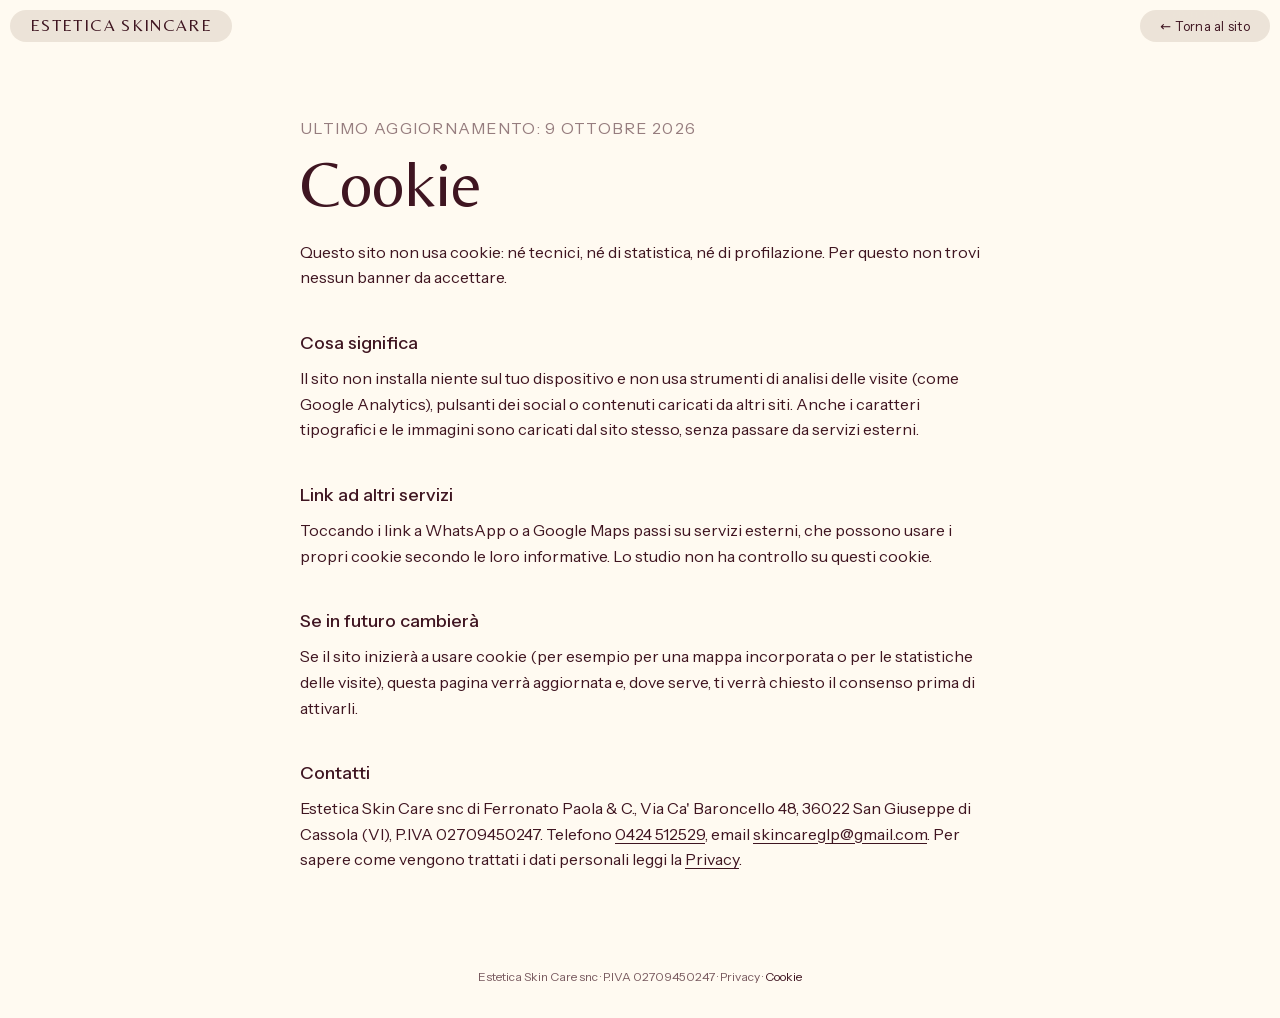
<file: cookie.html>
<!doctype html>
<html lang="it">
<head>
  <meta charset="utf-8">
  <meta name="viewport" content="width=device-width, initial-scale=1">
  <title>Cookie | Estetica Skincare</title>
  <meta name="description" content="Cookie policy del sito di Estetica Skin Care: il sito non usa cookie.">
  <meta name="theme-color" content="#3F1521">
  <link rel="icon" href="favicon-32.png" sizes="32x32" type="image/png">
  <link rel="icon" href="favicon.svg" type="image/svg+xml">
  <link rel="apple-touch-icon" href="apple-touch-icon.png">
  <link rel="preload" href="fonts/instrument-sans-latin.woff2" as="font" type="font/woff2" crossorigin>
  <link rel="preload" href="fonts/belleza-latin.woff2" as="font" type="font/woff2" crossorigin>
  <link rel="stylesheet" href="styles.css?v=20">
</head>
<body class="legal">

  <header class="legal__top">
    <a class="bar legal__home" href="./">Estetica Skincare</a>
    <a class="bar legal__back" href="./">← Torna al sito</a>
  </header>

  <main class="legal__main">
    <p class="panel-label">Ultimo aggiornamento: 9 ottobre 2026</p>
    <h1>Cookie</h1>
    <p class="legal__lead">Questo sito non usa cookie: né tecnici, né di statistica, né di profilazione. Per questo non trovi nessun banner da accettare.</p>

    <section>
      <h2>Cosa significa</h2>
      <p>Il sito non installa niente sul tuo dispositivo e non usa strumenti di analisi delle visite (come Google Analytics), pulsanti dei social o contenuti caricati da altri siti. Anche i caratteri tipografici e le immagini sono caricati dal sito stesso, senza passare da servizi esterni.</p>
    </section>

    <section>
      <h2>Link ad altri servizi</h2>
      <p>Toccando i link a WhatsApp o a Google Maps passi su servizi esterni, che possono usare i propri cookie secondo le loro informative. Lo studio non ha controllo su questi cookie.</p>
    </section>

    <section>
      <h2>Se in futuro cambierà</h2>
      <p>Se il sito inizierà a usare cookie (per esempio per una mappa incorporata o per le statistiche delle visite), questa pagina verrà aggiornata e, dove serve, ti verrà chiesto il consenso prima di attivarli.</p>
    </section>

    <section>
      <h2>Contatti</h2>
      <p>Estetica Skin Care snc di Ferronato Paola &amp; C., Via Ca' Baroncello 48, 36022 San Giuseppe di Cassola (VI), P.IVA 02709450247. Telefono <a href="tel:+390424512529">0424 512529</a>, email <a href="mailto:skincareglp@gmail.com">skincareglp@gmail.com</a>. Per sapere come vengono trattati i dati personali leggi la <a href="privacy.html">Privacy</a>.</p>
    </section>
  </main>

  <footer class="legal__foot">
    Estetica Skin Care snc · P.IVA 02709450247 · <a href="privacy.html">Privacy</a> · <a href="cookie.html" aria-current="page">Cookie</a>
  </footer>

</body>
</html>
</file>
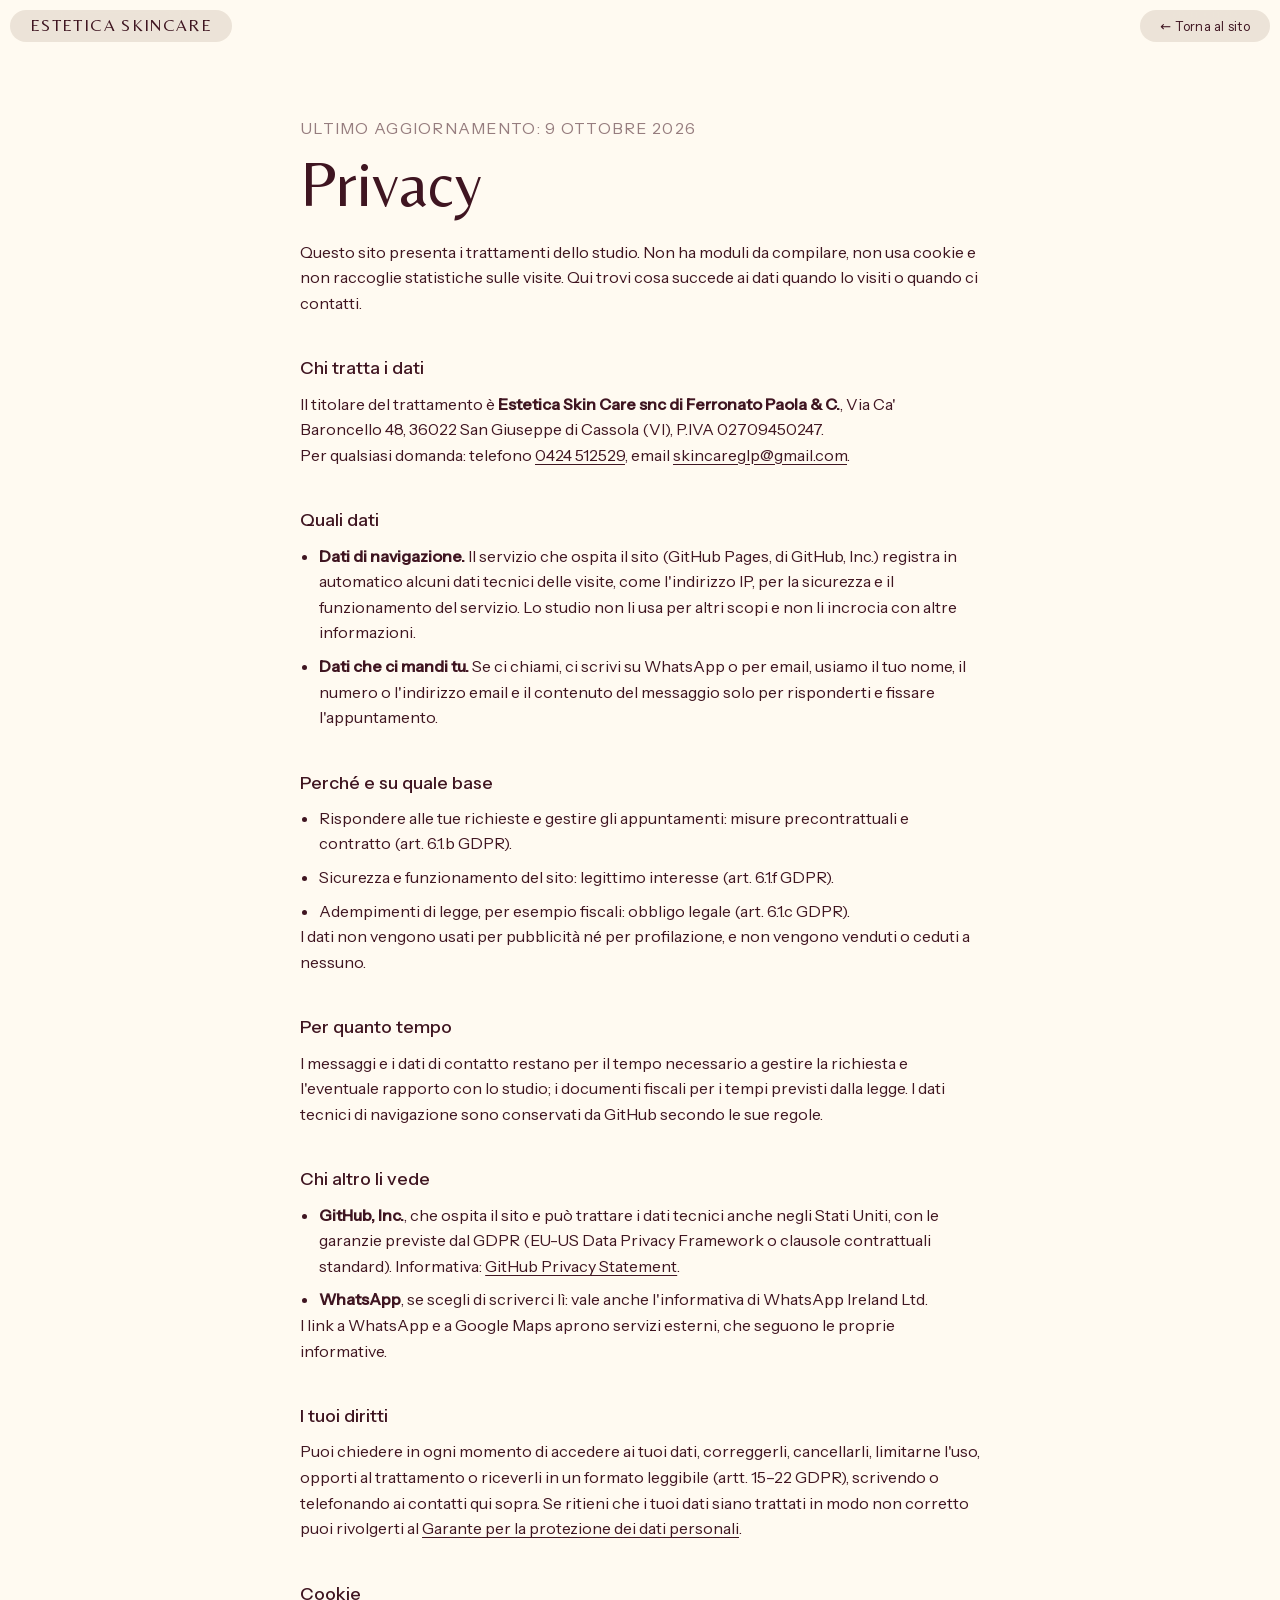
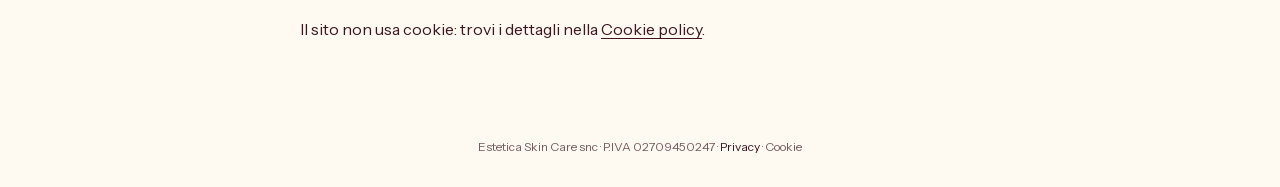
<file: privacy.html>
<!doctype html>
<html lang="it">
<head>
  <meta charset="utf-8">
  <meta name="viewport" content="width=device-width, initial-scale=1">
  <title>Privacy | Estetica Skincare</title>
  <meta name="description" content="Informativa sulla privacy del sito di Estetica Skin Care, San Giuseppe di Cassola (VI).">
  <meta name="theme-color" content="#3F1521">
  <link rel="icon" href="favicon-32.png" sizes="32x32" type="image/png">
  <link rel="icon" href="favicon.svg" type="image/svg+xml">
  <link rel="apple-touch-icon" href="apple-touch-icon.png">
  <link rel="preload" href="fonts/instrument-sans-latin.woff2" as="font" type="font/woff2" crossorigin>
  <link rel="preload" href="fonts/belleza-latin.woff2" as="font" type="font/woff2" crossorigin>
  <link rel="stylesheet" href="styles.css?v=20">
</head>
<body class="legal">

  <header class="legal__top">
    <a class="bar legal__home" href="./">Estetica Skincare</a>
    <a class="bar legal__back" href="./">← Torna al sito</a>
  </header>

  <main class="legal__main">
    <p class="panel-label">Ultimo aggiornamento: 9 ottobre 2026</p>
    <h1>Privacy</h1>
    <p class="legal__lead">Questo sito presenta i trattamenti dello studio. Non ha moduli da compilare, non usa cookie e non raccoglie statistiche sulle visite. Qui trovi cosa succede ai dati quando lo visiti o quando ci contatti.</p>

    <section>
      <h2>Chi tratta i dati</h2>
      <p>Il titolare del trattamento è <strong>Estetica Skin Care snc di Ferronato Paola &amp; C.</strong>, Via Ca' Baroncello 48, 36022 San Giuseppe di Cassola (VI), P.IVA 02709450247.<br>
        Per qualsiasi domanda: telefono <a href="tel:+390424512529">0424 512529</a>, email <a href="mailto:skincareglp@gmail.com">skincareglp@gmail.com</a>.</p>
    </section>

    <section>
      <h2>Quali dati</h2>
      <ul>
        <li><strong>Dati di navigazione.</strong> Il servizio che ospita il sito (GitHub Pages, di GitHub, Inc.) registra in automatico alcuni dati tecnici delle visite, come l'indirizzo IP, per la sicurezza e il funzionamento del servizio. Lo studio non li usa per altri scopi e non li incrocia con altre informazioni.</li>
        <li><strong>Dati che ci mandi tu.</strong> Se ci chiami, ci scrivi su WhatsApp o per email, usiamo il tuo nome, il numero o l'indirizzo email e il contenuto del messaggio solo per risponderti e fissare l'appuntamento.</li>
      </ul>
    </section>

    <section>
      <h2>Perché e su quale base</h2>
      <ul>
        <li>Rispondere alle tue richieste e gestire gli appuntamenti: misure precontrattuali e contratto (art. 6.1.b GDPR).</li>
        <li>Sicurezza e funzionamento del sito: legittimo interesse (art. 6.1.f GDPR).</li>
        <li>Adempimenti di legge, per esempio fiscali: obbligo legale (art. 6.1.c GDPR).</li>
      </ul>
      <p>I dati non vengono usati per pubblicità né per profilazione, e non vengono venduti o ceduti a nessuno.</p>
    </section>

    <section>
      <h2>Per quanto tempo</h2>
      <p>I messaggi e i dati di contatto restano per il tempo necessario a gestire la richiesta e l'eventuale rapporto con lo studio; i documenti fiscali per i tempi previsti dalla legge. I dati tecnici di navigazione sono conservati da GitHub secondo le sue regole.</p>
    </section>

    <section>
      <h2>Chi altro li vede</h2>
      <ul>
        <li><strong>GitHub, Inc.</strong>, che ospita il sito e può trattare i dati tecnici anche negli Stati Uniti, con le garanzie previste dal GDPR (EU-US Data Privacy Framework o clausole contrattuali standard). Informativa: <a href="https://docs.github.com/site-policy/privacy-policies/github-general-privacy-statement" target="_blank" rel="noopener">GitHub Privacy Statement</a>.</li>
        <li><strong>WhatsApp</strong>, se scegli di scriverci lì: vale anche l'informativa di WhatsApp Ireland Ltd.</li>
      </ul>
      <p>I link a WhatsApp e a Google Maps aprono servizi esterni, che seguono le proprie informative.</p>
    </section>

    <section>
      <h2>I tuoi diritti</h2>
      <p>Puoi chiedere in ogni momento di accedere ai tuoi dati, correggerli, cancellarli, limitarne l'uso, opporti al trattamento o riceverli in un formato leggibile (artt. 15–22 GDPR), scrivendo o telefonando ai contatti qui sopra. Se ritieni che i tuoi dati siano trattati in modo non corretto puoi rivolgerti al <a href="https://www.garanteprivacy.it" target="_blank" rel="noopener">Garante per la protezione dei dati personali</a>.</p>
    </section>

    <section>
      <h2>Cookie</h2>
      <p>Il sito non usa cookie: trovi i dettagli nella <a href="cookie.html">Cookie policy</a>.</p>
    </section>
  </main>

  <footer class="legal__foot">
    Estetica Skin Care snc · P.IVA 02709450247 · <a href="privacy.html" aria-current="page">Privacy</a> · <a href="cookie.html">Cookie</a>
  </footer>

</body>
</html>
</file>
<file: styles.css>
/* ==========================================================
   Estetica Skincare
   ========================================================== */

/* Caratteri ospitati nel sito (niente richieste a Google Fonts, per il GDPR).
   Licenza SIL Open Font License: vedi fonts/OFL-*.txt */
@font-face {
  font-family: "Belleza";
  font-style: normal;
  font-weight: 400;
  font-display: swap;
  src: url("fonts/belleza-latin.woff2") format("woff2");
}
@font-face {
  font-family: "Instrument Sans";
  font-style: normal;
  font-weight: 400 500;
  font-display: swap;
  src: url("fonts/instrument-sans-latin.woff2") format("woff2");
}

:root {
  --cream: #FFFAF1;
  --wine: #3F1521;
  --sky: #C3E8EB;
  --sand: #E8DED2;
  --card-bg: #EFE7DA;

  --sans: "Instrument Sans", system-ui, -apple-system, sans-serif;
  --display: "Belleza", "Instrument Sans", sans-serif;

  --ease: cubic-bezier(0.4, 0, 0.2, 1);
  /* angoli delle card, come su Yuri Roga */
  --radius: calc(100vw / 18.9);
}

*,
*::before,
*::after { box-sizing: border-box; }

* { margin: 0; padding: 0; }

html {
  scroll-behavior: smooth;
  -webkit-text-size-adjust: 100%;
}

body {
  background: var(--cream);
  color: var(--wine);
  font-family: var(--sans);
  font-size: 16px;
  line-height: 1.4;
  -webkit-font-smoothing: antialiased;
  -moz-osx-font-smoothing: grayscale;
  overflow-x: hidden;
}

img { display: block; max-width: 100%; }
[hidden] { display: none !important; }
a { color: inherit; text-decoration: none; }
address { font-style: normal; }
button, input { font: inherit; color: inherit; }

.sr-only {
  position: absolute; width: 1px; height: 1px;
  overflow: hidden; clip: rect(0 0 0 0); white-space: nowrap;
}

:focus-visible { outline: 2px solid var(--sky); outline-offset: 3px; }

/* ---------- Pill buttons ---------- */

.pill {
  display: inline-flex;
  align-items: center;
  justify-content: center;
  min-height: 45px;
  padding: 13px 20px;
  border-radius: 100px;
  font-size: 14.4px;
  line-height: 1.3;
  letter-spacing: -0.01em;
  white-space: nowrap;
  transition: background-color .25s var(--ease), color .25s var(--ease), transform .25s var(--ease);
}
.pill:hover { transform: translateY(-1px); }

.pill--wine { background: var(--wine); color: var(--cream); }
.pill--wine:hover { background: #561d2d; }

/* ---------- Barra in alto (struttura Yuri Roga) ---------- */

body { position: relative; }

/* copre tutta la pagina così la barra dei menu può restare "sticky" fino in fondo */
.topbar {
  --bar-h: 32px;
  --bar-gap: 10px;
  position: absolute;
  inset: 0;
  z-index: 50;
  display: grid;
  grid-template-columns: repeat(2, minmax(0, 1fr));
  align-content: start;
  gap: var(--bar-gap);
  padding: var(--bar-gap);
  pointer-events: none;
}
.topbar > * { pointer-events: auto; }

.bar {
  height: var(--bar-h);
  border-radius: calc(var(--bar-h) / 2);
  background: rgba(232, 222, 210, .82);
  -webkit-backdrop-filter: blur(30px);
  backdrop-filter: blur(30px);
  color: var(--wine);
}

.site-header {
  display: grid;
  grid-template-columns: auto minmax(0, 1fr);
  column-gap: 20px;
  align-items: center;
  padding: 0 20px;
}
.logo {
  font-family: var(--display);
  font-size: 17px;
  line-height: 1;
  letter-spacing: .08em;
  text-transform: uppercase;
  white-space: nowrap;
}
.site-header__owner {
  font-size: 13px;
  letter-spacing: .02em;
  text-align: right;
  white-space: nowrap;
  overflow: hidden;
  text-overflow: ellipsis;
}

.site-menu {
  position: sticky;
  top: var(--bar-gap);
  align-self: start;
  display: grid;
  grid-template-columns: repeat(2, minmax(0, 1fr));
  gap: var(--bar-gap);
}
@media (min-width: 1281px) {
  .site-menu__item { position: relative; }
}

.site-menu__btn {
  width: 100%;
  display: grid;
  grid-template-columns: 1fr auto;
  align-items: center;
  column-gap: 10px;
  padding: 0 20px;
  border: 0;
  font-size: 13px;
  letter-spacing: .02em;
  text-align: left;
  cursor: pointer;
  transition: background-color .2s var(--ease);
}
.site-menu__btn:hover,
.site-menu__btn[aria-expanded="true"] { background: rgba(255, 250, 241, .9); }

.site-menu__icon {
  width: 8px;
  height: 5px;
  color: rgba(63, 21, 33, .35);
  transition: color .2s var(--ease), transform .25s var(--ease);
}
.site-menu__btn:hover .site-menu__icon,
.site-menu__btn[aria-expanded="true"] .site-menu__icon { color: var(--wine); }
.site-menu__btn[aria-expanded="true"] .site-menu__icon { transform: rotate(180deg); }

/* Tendine */
.menu-panel {
  position: absolute;
  top: calc(100% + var(--bar-gap));
  left: 0;
  width: 100%;
  max-height: calc(100vh - var(--bar-h) - var(--bar-gap) * 3);
  max-height: calc(100svh - var(--bar-h) - var(--bar-gap) * 3);
  overflow: auto;
  overscroll-behavior: contain;
  scrollbar-width: none;
  padding: 20px 20px 32px;
  border-radius: calc(var(--bar-h) / 2);
  background: rgba(255, 250, 241, .82);
  -webkit-backdrop-filter: blur(40px);
  backdrop-filter: blur(40px);
  box-shadow: 0 24px 60px -36px rgba(63, 21, 33, .4);
  color: var(--wine);
}
.menu-panel:not([hidden]) { animation: panel-in .22s var(--ease); }
@keyframes panel-in { from { opacity: 0; transform: translateY(-6px); } }

@media (min-width: 1281px) {
  .menu-panel--large { width: calc(200% + var(--bar-gap)); }
}

.panel-label {
  font-size: 11px;
  font-weight: 400;
  letter-spacing: .08em;
  text-transform: uppercase;
  color: rgba(63, 21, 33, .55);
}

/* Trattamenti: elenco per area nella tendina (ogni voce apre la scheda) */
.menu-cats {
  display: grid;
  grid-template-columns: repeat(auto-fit, minmax(220px, 1fr));
  gap: 24px 20px;
}
.menu-cats__col { display: grid; gap: 24px; align-content: start; }
.menu-cats ul { list-style: none; margin-top: 8px; }
.menu-cats li { border-top: 1px solid rgba(63, 21, 33, .1); }
.menu-cats a {
  display: flex;
  justify-content: space-between;
  gap: 10px;
  padding: 7px 0;
  font-size: 13.5px;
  line-height: 1.3;
  transition: opacity .2s var(--ease);
}
.menu-cats__time { color: rgba(63, 21, 33, .55); white-space: nowrap; }
.menu-cats__note {
  margin-top: 20px;
  padding-top: 14px;
  border-top: 1px solid rgba(63, 21, 33, .1);
  font-size: 13px;
  color: rgba(63, 21, 33, .65);
}
.menu-cats__note a { color: var(--wine); white-space: nowrap; }

/* Chi siamo */
.about { display: grid; gap: 28px; }
.about__text { display: grid; gap: 10px; margin-top: 10px; font-size: 14.4px; line-height: 1.45; }
/* la citazione, con l'autrice in basso a destra */
.about__quote { margin-top: 8px; }
.about__quote blockquote {
  font-family: var(--display);
  font-size: 18px;
  line-height: 1.35;
}
.about__quote figcaption {
  margin-top: 8px;
  text-align: right;
  font-size: 13px;
  color: rgba(63, 21, 33, .6);
}
.about__rows { list-style: none; }
.about__rows li {
  display: grid;
  grid-template-columns: 6.5em minmax(0, 1fr);
  column-gap: 10px;
  padding: 9px 0;
  border-top: 1px solid rgba(63, 21, 33, .1);
  font-size: 14.4px;
  line-height: 1.3;
}
.about__rows li > :first-child { color: rgba(63, 21, 33, .55); }
.about__rows a { transition: opacity .2s var(--ease); }

@media (hover: hover) {
  .menu-cats a:hover,
  .about__rows a:hover { opacity: .55; }
}

/* ---------- Hero ---------- */

/* un pannello con gli angoli tondi come il footer, appena sotto la barra delle pillole */
main { padding-top: 52px; }

.hero {
  position: relative;
  /* un rettangolo più largo che alto */
  height: clamp(420px, 60vh, 600px);
  margin: 0 10px;
  display: grid;
  place-items: center;
  padding: 48px 24px;
  overflow: hidden;
  isolation: isolate;
  border-radius: clamp(28px, calc(100vw / 18.9), 80px);
  color: var(--wine);
  text-align: center;
  /* finché l'animazione non è caricata si vede il suo primo fotogramma */
  background: var(--sand) url("img/crema.jpg?v=2") center / cover no-repeat;
}

/* la crema che scorre (hero e footer): un video o, dove il telefono non lo fa partire, la
   stessa crema come immagine animata */
.bg-cream { position: absolute; inset: 0; }
.bg-cream img,
.bg-cream video {
  display: block;
  width: 100%;
  height: 100%;
  object-fit: cover;
}
/* il video compare solo quando gira davvero: prima si vede il suo primo fotogramma, che è lo
   sfondo del pannello, e Safari non può disegnarci sopra il suo pulsante play */
.js .bg-cream video { opacity: 0; transition: opacity .6s var(--ease); }
.js .bg-cream video.is-playing { opacity: 1; }
.bg-cream video::-webkit-media-controls,
.bg-cream video::-webkit-media-controls-start-playback-button {
  display: none !important;
  -webkit-appearance: none;
}

/* alone chiaro dietro alla scritta, per leggerla su ogni punto della crema */
.hero::after {
  content: "";
  position: absolute;
  inset: 0;
  background: radial-gradient(60% 40% at 50% 50%, rgba(255, 250, 241, .38), rgba(255, 250, 241, 0) 100%);
  pointer-events: none;
}

.hero__content {
  position: relative;
  z-index: 1;
  width: 100%;
  display: flex;
  flex-direction: column;
  align-items: center;
}

/* la scritta come quella del footer, larga quanto la hero */
.hero { container-type: inline-size; }
.hero__wordmark {
  font-family: var(--display);
  font-size: 10.9cqw;
  font-weight: 400;
  line-height: 1;
  letter-spacing: -0.01em;
  text-transform: uppercase;
  white-space: nowrap;
}
/* la "fessura": le lettere arrivano da sotto la linea di base e restano nascoste
   finché non la superano, una dopo l'altra da sinistra a destra */
.hero__letters { display: inline-flex; overflow: hidden; padding-top: .08em; }
.hero__letters span {
  display: inline-block;
  animation: letter-rise .9s cubic-bezier(.215, .61, .355, 1) both;
  animation-delay: calc(.2s + var(--i) * 55ms);
}
@keyframes letter-rise { from { transform: translateY(110%); } }

.hero__content .pill {
  margin-top: clamp(16px, 2.4cqw, 32px);
  animation: fade-up .7s var(--ease) 1.2s both;
}
@keyframes fade-up { from { opacity: 0; transform: translateY(10px); } }

/* ---------- Schede (pillole Viso / Corpo… e linee di prodotti) ---------- */

/* senza JS si vedono tutte le aree una sotto l'altra, con il loro titolo */
.tabs { display: none; }
.js .tabs {
  display: flex;
  flex-wrap: wrap;
  gap: 8px;
  padding: 0 30px 28px;
}
.tab {
  height: 36px;
  display: inline-flex;
  align-items: center;
  gap: 8px;
  padding: 0 18px;
  border: 0;
  border-radius: 18px;
  background: rgba(232, 222, 210, .7);
  font-size: 13.5px;
  letter-spacing: .02em;
  white-space: nowrap;
  cursor: pointer;
  transition: background-color .2s var(--ease), color .2s var(--ease);
}
.tab:hover { background: var(--sand); }
.tab[aria-selected="true"] { background: var(--wine); color: var(--cream); }
.tab__count { font-size: 11px; opacity: .6; }

.category__title {
  padding: 0 30px 20px;
  font-family: var(--display);
  font-size: 28px;
  font-weight: 400;
}
.js .category__title { display: none; }
.category + .category { margin-top: 64px; }
.js .category + .category { margin-top: 0; }

/* ---------- Trattamenti (griglia stile Yuri Roga) ---------- */

.treatments {
  padding: 64px 10px 110px;
}

.treatments__head {
  display: flex;
  align-items: flex-end;
  justify-content: space-between;
  gap: 24px;
  padding: 0 30px 28px;
}
.treatments__head h2 {
  font-family: var(--display);
  font-weight: 400;
  font-size: 40px;
  line-height: 1.1;
  color: var(--wine);
}

.grid {
  --cols: 4;
  --gap: 10px;
  display: grid;
  grid-template-columns: repeat(var(--cols), minmax(0, 1fr));
  gap: 32px var(--gap);
}

.treatment { display: flex; flex-direction: column; scroll-margin-top: 64px; }

.card {
  position: relative;
  display: grid;
  width: 100%;
  aspect-ratio: 4 / 5;
  padding: 0;
  border: 0;
  border-radius: var(--radius);
  overflow: hidden;
  isolation: isolate;
  background: var(--card-bg);
  cursor: pointer;
}

.card__thumb {
  grid-area: 1 / 1;
  overflow: hidden;
  border-radius: inherit;
}
.card__thumb img {
  width: 100%;
  height: 100%;
  object-fit: cover;
  /* immagine leggermente "oltre" il bordo: in hover rientra (effetto Yuri Roga) */
  transform: scale(1.06);
  transition: transform .3s var(--ease);
}

.card__label {
  grid-area: 1 / 1;
  place-self: center;
  z-index: 1;
  max-width: calc(100% - 40px);
  min-height: 30px;
  display: flex;
  align-items: center;
  padding: 6px 20px;
  border-radius: 15px;
  background: rgba(255, 250, 241, .5);
  -webkit-backdrop-filter: blur(50px);
  backdrop-filter: blur(50px);
  color: var(--wine);
  font-size: 13px;
  line-height: 1.25;
  letter-spacing: .06em;
  text-align: center;
  opacity: 0;
  transform: translateY(15px);
  transition: opacity .2s var(--ease), transform .2s var(--ease);
}

/* Nome sotto la card: sempre visibile (durata e prezzo stanno nella scheda) */
.treatment__info { padding: 14px 18px 0; }
.treatment__name {
  font-family: var(--sans);
  font-size: 17.6px;
  font-weight: 400;
  line-height: 1.25;
  letter-spacing: -0.01em;
}
.treatment__videos { margin-top: 8px; font-size: 13px; }
.treatment__videos a,
.treatment__links a {
  text-decoration: underline;
  text-decoration-color: rgba(63, 21, 33, .3);
  text-underline-offset: 3px;
  transition: text-decoration-color .2s var(--ease);
}
.treatment__videos a:hover,
.treatment__links a:hover { text-decoration-color: currentColor; }

/* Il testo della scheda: con JS si apre nella finestra (.sheet), senza resta sotto la card */
.treatment__detail {
  display: grid;
  grid-template-columns: minmax(0, 1fr);
  gap: 12px;
  padding: 12px 18px 0;
  font-size: 14.4px;
  line-height: 1.45;
}
.js .treatment__detail { display: none; }

.treatment__price {
  font-family: var(--display);
  font-size: 22px;
  line-height: 1.1;
}

.treatment__links { list-style: none; display: grid; gap: 4px; }

.product-chips {
  list-style: none;
  display: grid;
  grid-template-columns: repeat(auto-fill, minmax(118px, 1fr));
  gap: 16px 10px;
  max-width: 560px;
}
.product-chip__img {
  display: block;
  aspect-ratio: 3 / 4;
  border-radius: 22px;
  overflow: hidden;
  background: var(--sand);
}
.product-chip__img img { width: 100%; height: 100%; object-fit: contain; mix-blend-mode: multiply; }
.product-chip__img--text {
  display: grid;
  place-items: center;
  background: var(--sand);
  font-family: var(--display);
  font-size: 17px;
}
.product-chip__name { display: block; margin-top: 8px; padding: 0 4px; font-size: 13.5px; line-height: 1.25; }
.product-chip__line { display: block; padding: 0 4px; font-size: 12px; color: rgba(63, 21, 33, .6); }

.treatment__book { display: flex; flex-wrap: wrap; gap: 8px; }
.pill--line { box-shadow: inset 0 0 0 1px rgba(63, 21, 33, .22); }
.pill--line:hover { background: var(--sand); }

/* Pedicure: accanto alla card, la nota sui prodotti Dermalena */
.note-card {
  display: flex;
  flex-direction: column;
  align-items: center;
  justify-content: center;
  gap: 12px;
  aspect-ratio: 4 / 5;
  padding: 24px;
  border-radius: var(--radius);
  background: var(--sand);
  text-align: center;
}
.note-card__title {
  font-family: var(--display);
  font-size: clamp(28px, 3vw, 40px);
  line-height: 1;
}
.note-card__text { max-width: 18em; font-size: 14.4px; line-height: 1.45; }
.note-card__link {
  margin-top: 4px;
  padding: 6px 16px;
  border-radius: 15px;
  background: rgba(255, 250, 241, .7);
  font-size: 13px;
  letter-spacing: .02em;
  transition: background-color .2s var(--ease);
}
.note-card__link:hover { background: var(--cream); }

.card:hover .card__thumb img,
.card:focus-visible .card__thumb img { transform: scale(1.005); }

.card:hover .card__label,
.card:focus-visible .card__label { opacity: 1; transform: none; }
.card__name { display: none; }

/* Touch: nessun hover, la pillola resta sempre visibile e porta il nome del
   trattamento, che quindi non si ripete sotto la card */
@media (hover: none) {
  .card__thumb img { transform: none; }
  .card__label {
    opacity: 1;
    transform: none;
    align-self: end;
    margin-bottom: 12px;
    font-size: 12px;
    letter-spacing: .01em;
    padding: 6px 14px;
    max-width: calc(100% - 20px);
  }
  .card__cta { display: none; }
  .card__name { display: inline; }
  .treatment__name { display: none; }
  .treatment__info:not(:has(.treatment__videos)) { display: none; }
}

/* Comparsa allo scroll (solo con JS attivo) */
.js .treatment.reveal {
  opacity: 0;
  transform: translateY(28px);
  transition: opacity .7s var(--ease), transform .7s var(--ease);
  transition-delay: var(--delay, 0ms);
}
.js .treatment.reveal.is-visible { opacity: 1; transform: none; }

/* ---------- Tecnologia: testo su due colonne, le due card accanto ---------- */

.tech {
  display: grid;
  grid-template-columns: repeat(4, minmax(0, 1fr));
  gap: 32px 10px;
  padding: 0 10px 110px;
}
.tech__intro {
  grid-column: span 2;
  align-self: start;
  padding: 0 30px;
}
/* titolo di sezione, come Trattamenti e Prodotti */
.tech__title {
  font-family: var(--display);
  font-size: 40px;
  font-weight: 400;
  line-height: 1.1;
}
.tech__text {
  margin-top: 18px;
  max-width: 30em;
  font-size: 16px;
  line-height: 1.5;
  color: rgba(63, 21, 33, .8);
}

/* ---------- Prodotti: a sinistra le linee, a destra i prodotti in fila su un pannello sabbia ---------- */

.products { padding: 0 10px 110px; scroll-margin-top: 64px; }

.js .brands {
  display: grid;
  grid-template-columns: minmax(0, 1fr) minmax(0, 2.4fr);
  gap: 10px;
  align-items: start;
}

.brands__list { display: none; }
.js .brands__list { display: block; padding: 44px 30px 0; }

.brand-tab {
  width: 100%;
  display: flex;
  justify-content: space-between;
  align-items: baseline;
  gap: 12px;
  padding: 11px 0 10px;
  border: 0;
  border-top: 1px solid rgba(63, 21, 33, .1);
  background: none;
  font-family: var(--display);
  font-size: 22px;
  line-height: 1.15;
  color: rgba(63, 21, 33, .38);
  text-align: left;
  cursor: pointer;
  transition: color .2s var(--ease), background-color .2s var(--ease);
}
.brand-tab:first-child { border-top: 0; padding-top: 0; }
.brand-tab:hover,
.brand-tab[aria-selected="true"] { color: var(--wine); }

.line {
  display: flex;
  flex-direction: column;
  justify-content: space-between;
  gap: 36px;
  min-height: 560px;
  padding: 44px 0 36px;
  border-radius: var(--radius);
  overflow: hidden;
  background: var(--sand);
}
.line + .line { margin-top: 10px; }
.js .line + .line { margin-top: 0; }

.line__top {
  display: flex;
  justify-content: space-between;
  align-items: flex-end;
  gap: 24px;
  padding: 0 44px;
}
.line__name {
  font-family: var(--display);
  font-size: 40px;
  font-weight: 400;
  line-height: 1.05;
}
.line__uses {
  margin-top: 14px;
  max-width: 36em;
  font-size: 13px;
  line-height: 1.5;
  color: rgba(63, 21, 33, .65);
}
.line__uses a {
  color: var(--wine);
  text-decoration: underline;
  text-decoration-color: rgba(63, 21, 33, .3);
  text-underline-offset: 3px;
  transition: text-decoration-color .2s var(--ease);
}
.line__uses a:hover { text-decoration-color: currentColor; }

.shelf-nav { display: none; gap: 8px; flex-shrink: 0; }
.js .shelf-nav { display: flex; }
.shelf-nav__btn {
  width: 40px;
  height: 40px;
  display: grid;
  place-items: center;
  border: 0;
  border-radius: 50%;
  background: rgba(255, 250, 241, .7);
  color: var(--wine);
  cursor: pointer;
  transition: background-color .2s var(--ease), opacity .2s var(--ease);
}
.shelf-nav__btn:hover { background: var(--cream); }
.shelf-nav__btn:disabled { opacity: .35; cursor: default; background: rgba(255, 250, 241, .7); }
.shelf-nav__btn svg { width: 16px; height: 10px; }
.shelf-nav__btn--prev svg { transform: scaleX(-1); }

/* le foto hanno il fondo bianco: col multiply restano solo i prodotti, posati sulla sabbia */
.shelf {
  list-style: none;
  display: flex;
  gap: 4px;
  padding: 0 44px;
  overflow-x: auto;
  overscroll-behavior-x: contain;
  scroll-snap-type: x mandatory;
  scroll-padding: 0 44px;
  scroll-behavior: smooth;
  scrollbar-width: none;
  background: var(--sand);
}
.shelf::-webkit-scrollbar { display: none; }
.product {
  flex: 0 0 clamp(150px, 13vw, 200px);
  scroll-snap-align: start;
  text-align: center;
}
/* pochi prodotti stanno in mezzo; tanti partono da sinistra e scorrono */
.product:first-child { margin-left: auto; }
.product:last-child { margin-right: auto; }
.product__btn {
  display: block;
  width: 100%;
  padding: 0;
  border: 0;
  background: none;
  color: inherit;
  text-align: inherit;
  cursor: zoom-in;
}
.product img {
  width: 100%;
  height: auto;
  mix-blend-mode: multiply;
  transition: transform .3s var(--ease);
}
.product__btn:hover img { transform: translateY(-4px); }
.product__name { display: block; margin-top: 2px; font-size: 13.5px; line-height: 1.3; }
/* una linea ancora senza foto: il suo nome, grande e chiaro */
.line__mark {
  padding: 0 44px;
  font-family: var(--display);
  font-size: clamp(56px, 8vw, 120px);
  line-height: .9;
  color: rgba(63, 21, 33, .12);
}
/* Dermalena: sotto il nome, che cos'è */
.product__type { display: block; font-size: 12px; color: rgba(63, 21, 33, .6); }
.viewer__name .product__type {
  margin-top: 10px;
  font-family: var(--sans);
  font-size: 15px;
  letter-spacing: .01em;
}

/* ---------- Scheda del trattamento (finestra) ---------- */

.sheet {
  width: min(1040px, calc(100% - 40px));
  max-width: none;
  height: min(680px, calc(100dvh - 40px));
  max-height: none;
  margin: auto;
  padding: 0;
  border: 0;
  border-radius: clamp(28px, calc(100vw / 30), 48px);
  overflow: hidden;
  background: var(--cream);
  color: var(--wine);
  box-shadow: 0 40px 120px -40px rgba(63, 21, 33, .5);
}
.sheet[open] {
  display: grid;
  grid-template-columns: minmax(0, 5fr) minmax(0, 6fr);
  grid-template-rows: minmax(0, 1fr);
  animation: sheet-in .35s var(--ease);
}
.sheet::backdrop {
  background: rgba(63, 21, 33, .28);
  -webkit-backdrop-filter: blur(6px);
  backdrop-filter: blur(6px);
}
.sheet[open]::backdrop { animation: fade-in .35s var(--ease); }
@keyframes sheet-in { from { opacity: 0; transform: translateY(16px) scale(.985); } }
@keyframes fade-in { from { opacity: 0; } }

html:has(.sheet[open]) { overflow: hidden; }

.sheet__media { position: relative; background: var(--card-bg); }
.sheet__media img {
  position: absolute;
  inset: 0;
  width: 100%;
  height: 100%;
  object-fit: cover;
}
.sheet__body {
  overflow: auto;
  overscroll-behavior: contain;
  padding: 52px 44px 40px;
}
.sheet__title {
  margin-top: 10px;
  font-family: var(--display);
  font-size: clamp(30px, 3.2vw, 44px);
  font-weight: 400;
  line-height: 1.05;
}
.sheet__detail {
  display: grid;
  grid-template-columns: minmax(0, 1fr);
  gap: 14px;
  margin-top: 20px;
}
.sheet__detail .treatment__desc { font-size: 17px; line-height: 1.5; }
.sheet__detail .panel-label { margin-top: 12px; }
.sheet__detail .treatment__book { margin-top: 16px; }

.sheet__close {
  position: absolute;
  top: 16px;
  right: 16px;
  width: 40px;
  height: 40px;
  display: grid;
  place-items: center;
  border: 0;
  border-radius: 50%;
  background: rgba(232, 222, 210, .85);
  -webkit-backdrop-filter: blur(20px);
  backdrop-filter: blur(20px);
  color: var(--wine);
  cursor: pointer;
  transition: background-color .2s var(--ease);
}
.sheet__close:hover { background: var(--sand); }
.sheet__close svg { width: 12px; height: 12px; }

/* ---------- Prodotto a tutta pagina ---------- */

.viewer {
  width: 100%;
  max-width: none;
  height: 100%;
  max-height: none;
  margin: 0;
  padding: 0;
  border: 0;
  background: var(--sand);
  color: var(--wine);
}
.viewer[open] {
  display: grid;
  place-items: center;
  animation: fade-in .3s var(--ease);
}
.viewer::backdrop { background: var(--sand); }
html:has(.viewer[open]) { overflow: hidden; }

.viewer__figure {
  display: flex;
  flex-direction: column;
  align-items: center;
  gap: 18px;
  padding: 72px 24px 40px;
  text-align: center;
}
/* il fondo bianco della foto sparisce nella sabbia */
.viewer__img {
  width: auto;
  height: min(68dvh, 880px);
  max-width: min(86vw, 660px);
  object-fit: contain;
  mix-blend-mode: multiply;
}
.viewer[open] .viewer__img { animation: viewer-in .4s var(--ease); }
@keyframes viewer-in { from { opacity: 0; transform: translateY(12px); } }
.viewer figcaption { display: grid; gap: 8px; }
.viewer__name {
  font-family: var(--display);
  font-size: clamp(30px, 4vw, 48px);
  line-height: 1.05;
}

.viewer__nav {
  position: absolute;
  top: 50%;
  width: 48px;
  height: 48px;
  display: grid;
  place-items: center;
  margin-top: -24px;
  border: 0;
  border-radius: 50%;
  background: rgba(255, 250, 241, .7);
  color: var(--wine);
  cursor: pointer;
  transition: background-color .2s var(--ease);
}
.viewer__nav:hover { background: var(--cream); }
.viewer__nav svg { width: 18px; height: 12px; }
.viewer__nav--prev { left: 24px; }
.viewer__nav--prev svg { transform: scaleX(-1); }
.viewer__nav--next { right: 24px; }
.viewer__close { top: 20px; right: 20px; }

/* ---------- Footer: pannello con la crema che scorre e le pillole della barra in alto ---------- */

.footer { padding: 0 10px 10px; }

.footer__card {
  position: relative;
  overflow: hidden;
  isolation: isolate;
  container-type: inline-size;
  padding: 28px 28px 22px;
  border-radius: clamp(28px, calc(100vw / 18.9), 80px);
  /* come nella hero: prima dell'animazione resta il suo primo fotogramma */
  background: var(--sand) url("img/crema.jpg?v=2") center / cover no-repeat;
  color: var(--wine);
}
.footer__card > :not(.bg-cream) { position: relative; z-index: 1; }

.footer__pills {
  display: flex;
  flex-wrap: wrap;
  gap: 10px;
}

.footer__pill {
  height: 32px;
  display: inline-flex;
  align-items: center;
  padding: 0 18px;
  border-radius: 16px;
  background: rgba(255, 251, 244, .72);
  font-size: 13px;
  letter-spacing: .02em;
  white-space: nowrap;
  transition: background-color .2s var(--ease), color .2s var(--ease);
}
.footer__pill:hover { background: #FFFBF4; }

/* come su Yuri Roga: «Email», e al passaggio l'indirizzo */
.footer__pill[data-email]::before { content: "Email"; }
.footer__pill[data-email]:hover::before { content: attr(data-email); }

.footer__pill--wine {
  margin-left: auto;
  background: var(--wine);
  color: var(--cream);
}
.footer__pill--wine:hover { background: #561d2d; }

.footer__wordmark {
  margin-top: clamp(48px, 7cqw, 96px);
  font-family: var(--display);
  /* il logotipo occupa tutta la larghezza del pannello */
  font-size: 11.15cqw;
  line-height: .8;
  letter-spacing: -0.01em;
  text-align: center;
  text-transform: uppercase;
  white-space: nowrap;
  user-select: none;
}

.footer__legal {
  margin-top: 22px;
  font-size: 12px;
  color: rgba(63, 21, 33, .7);
}
.footer__legal a { transition: color .2s var(--ease); }
.footer__legal a:hover { color: var(--wine); }

/* ---------- Pagine Privacy e Cookie ---------- */

.legal__top {
  display: flex;
  justify-content: space-between;
  gap: 10px;
  padding: 10px;
}
.legal__top .bar {
  --bar-h: 32px;
  display: inline-flex;
  align-items: center;
  padding: 0 20px;
  background: rgba(232, 222, 210, .82);
}
.legal__home {
  font-family: var(--display);
  font-size: 17px;
  letter-spacing: .08em;
  text-transform: uppercase;
}
.legal__back { font-size: 13px; letter-spacing: .02em; }

.legal__main {
  max-width: 720px;
  margin: 0 auto;
  padding: 64px 20px 72px;
}
.legal__main h1 {
  margin-top: 10px;
  font-family: var(--display);
  font-size: clamp(40px, 6vw, 64px);
  font-weight: 400;
  line-height: 1;
}
.legal__lead { margin-top: 24px; font-size: 19px; line-height: 1.45; }
.legal__main section { margin-top: 40px; }
.legal__main h2 { font-size: 18px; font-weight: 500; margin-bottom: 10px; }
.legal__main p,
.legal__main li { font-size: 16px; line-height: 1.6; }
.legal__main ul { padding-left: 1.2em; display: grid; gap: 8px; }
.legal__main p + p { margin-top: 10px; }
.legal__main a { text-decoration: underline; text-underline-offset: 3px; }

.legal__foot {
  padding: 24px 20px 32px;
  font-size: 12px;
  text-align: center;
  color: rgba(63, 21, 33, .7);
}
.legal__foot a[aria-current] { color: var(--wine); }

/* ---------- Responsive ---------- */

@media (max-width: 1100px) {
  .sheet__body { padding: 48px 32px 32px; }
}

@media (max-width: 900px) {
}

@media (max-width: 840px) {
  .topbar { grid-template-columns: minmax(0, 1fr); }
  .site-header { padding: 0 16px; }
  .site-menu__btn { padding: 0 16px; }
  .menu-panel { padding: 16px 16px 24px; }
  main { padding-top: 94px; }
  /* su telefono soprattutto: più larga che alta, ma mai più bassa del testo */
  .hero { height: auto; min-height: clamp(270px, 60vw, 400px); padding: 28px 18px; }

  .grid { --cols: 2; }
  /* scacchiera anche a due colonne (persona, crema / crema, persona): l'ordine è
     pensato per quattro colonne, quindi in ogni gruppo di otto card la 3ª e la 4ª,
     e la 5ª e la 6ª, si scambiano di colonna */
  .grid:has(> :nth-child(4)) { grid-auto-flow: row dense; }
  .grid:has(> :nth-child(4)) > :nth-child(8n+3),
  .grid:has(> :nth-child(4)) > :nth-child(8n+5) { grid-column: 2; }
  .grid:has(> :nth-child(4)) > :nth-child(8n+4),
  .grid:has(> :nth-child(4)) > :nth-child(8n+6) { grid-column: 1; }
  .treatments { padding: 48px 10px 80px; }
  .treatments__head { padding: 0 6px 22px; }
  .treatments__head h2 { font-size: 30px; }
  .js .tabs { padding: 0 6px 22px; }
  .category__title { padding: 0 6px 16px; font-size: 24px; }
  .grid { row-gap: 24px; }
  .treatment__info { padding: 10px 6px 0; }
  .treatment__name { font-size: 15px; }
  .treatment__videos { font-size: 12px; }
  .treatment__detail { padding: 10px 6px 0; font-size: 13.5px; }

  .note-card { gap: 8px; padding: 16px 12px; }
  .note-card .panel-label { display: none; }
  .note-card__text { font-size: 12.5px; line-height: 1.35; }
  .note-card__link { font-size: 12px; padding: 5px 12px; }

  /* Tecnologia e Prodotti: la stessa composizione del desktop, in piccolo */
  .tech {
    grid-template-columns: minmax(0, 1.15fr) minmax(0, 1fr);
    gap: 20px 10px;
    padding: 0 10px 80px;
  }
  /* il testo parte all'altezza della prima card */
  .tech__intro { grid-column: 1; grid-row: 1 / span 2; align-self: start; padding: 0 4px 0 6px; }
  .tech .treatment { grid-column: 2; }
  .tech__title { font-size: 30px; }
  .tech__text { margin-top: 12px; font-size: 13px; line-height: 1.45; }
  .tech .treatment__videos { line-height: 1.6; }

  .products { padding: 0 10px 80px; }
  .js .brands {
    grid-template-columns: max-content minmax(0, 1fr);
    gap: 10px;
    align-items: stretch;
  }
  .js .brands__list { padding: 20px 0 0 4px; }
  .brand-tab { gap: 4px; padding: 8px 0 7px; font-size: 13px; white-space: nowrap; }
  .line { min-height: 0; gap: 18px; padding: 20px 0 16px; }
  .line__top { flex-direction: column; align-items: flex-start; gap: 12px; padding: 0 12px; }
  .line__name { font-size: 24px; }
  .line__uses { margin-top: 8px; font-size: 11.5px; line-height: 1.45; }
  .shelf-nav__btn { width: 32px; height: 32px; }
  .shelf { gap: 2px; padding: 0 12px; scroll-padding: 0 12px; }
  .product { flex-basis: calc(50% - 1px); }
  .product__name { font-size: 11.5px; }
  .product__type { font-size: 10.5px; }
  .line__mark { padding: 0 12px; font-size: 40px; }
}

@media (max-width: 767px) {
  /* le aree su una riga sola, senza i numeri (se non stanno, scorrono) */
  .js .tabs { flex-wrap: nowrap; gap: 5px; overflow-x: auto; scrollbar-width: none; }
  .js .tabs::-webkit-scrollbar { display: none; }
  .tab {
    flex: 1 1 auto;
    justify-content: center;
    padding: 0 clamp(6px, 2vw, 14px);
    font-size: clamp(11.5px, 3.3vw, 13.5px);
    letter-spacing: 0;
  }
  .tab__count { display: none; }

  .footer__card { padding: 20px 16px 18px; }
  .footer__pill { padding: 0 14px; font-size: 12px; }
  .footer__pill--wine { margin-left: 0; }
  .footer__legal { font-size: 11px; }

  /* la scheda sale dal basso e occupa quasi tutto lo schermo */
  .sheet {
    width: 100%;
    height: calc(100dvh - 16px);
    margin: auto 0 0;
    border-radius: 28px 28px 0 0;
  }
  .sheet[open] {
    grid-template-columns: minmax(0, 1fr);
    grid-template-rows: 34% minmax(0, 1fr);
    animation-name: sheet-up;
  }
  @keyframes sheet-up { from { transform: translateY(48px); opacity: 0; } }
  .sheet__body { padding: 24px 20px 32px; }
  .sheet__title { font-size: 30px; }
  .sheet__detail .treatment__desc { font-size: 16px; }
  .sheet__close { top: 12px; right: 12px; }
  .viewer__figure { gap: 14px; padding: 64px 16px 96px; }
  .viewer__img { height: min(58dvh, 560px); }
  .viewer__name { font-size: 30px; }
  /* frecce in basso, sotto il nome, dove arriva il pollice */
  .viewer__nav { top: auto; bottom: 28px; margin-top: 0; width: 44px; height: 44px; }
  .viewer__nav--prev { left: calc(50% - 52px); }
  .viewer__nav--next { right: calc(50% - 52px); }
  .product-chips { grid-template-columns: repeat(3, minmax(0, 1fr)); }
  .product-chip__img { border-radius: 18px; }
  .product-chip__name { font-size: 12.5px; }
  .product-chip__line { font-size: 11px; }
}

@media (max-width: 640px) {
  .logo { font-size: 15px; }
  .site-header__owner { font-size: 12px; }

  .hero__content .pill { min-height: 40px; padding: 10px 18px; }

  .treatments__head { flex-direction: column; align-items: flex-start; gap: 8px; }
}

@media (max-width: 480px) {
  .site-header__since { display: none; }
}

@media (prefers-reduced-motion: reduce) {
  html { scroll-behavior: auto; }
  *, *::before, *::after { transition-duration: .01ms !important; }
  .js .treatment.reveal { opacity: 1; transform: none; }
  .hero__letters span,
  .hero__content .pill,
  .sheet[open],
  .sheet[open]::backdrop,
  .viewer[open],
  .viewer[open] .viewer__img { animation: none; }
}
</file>
